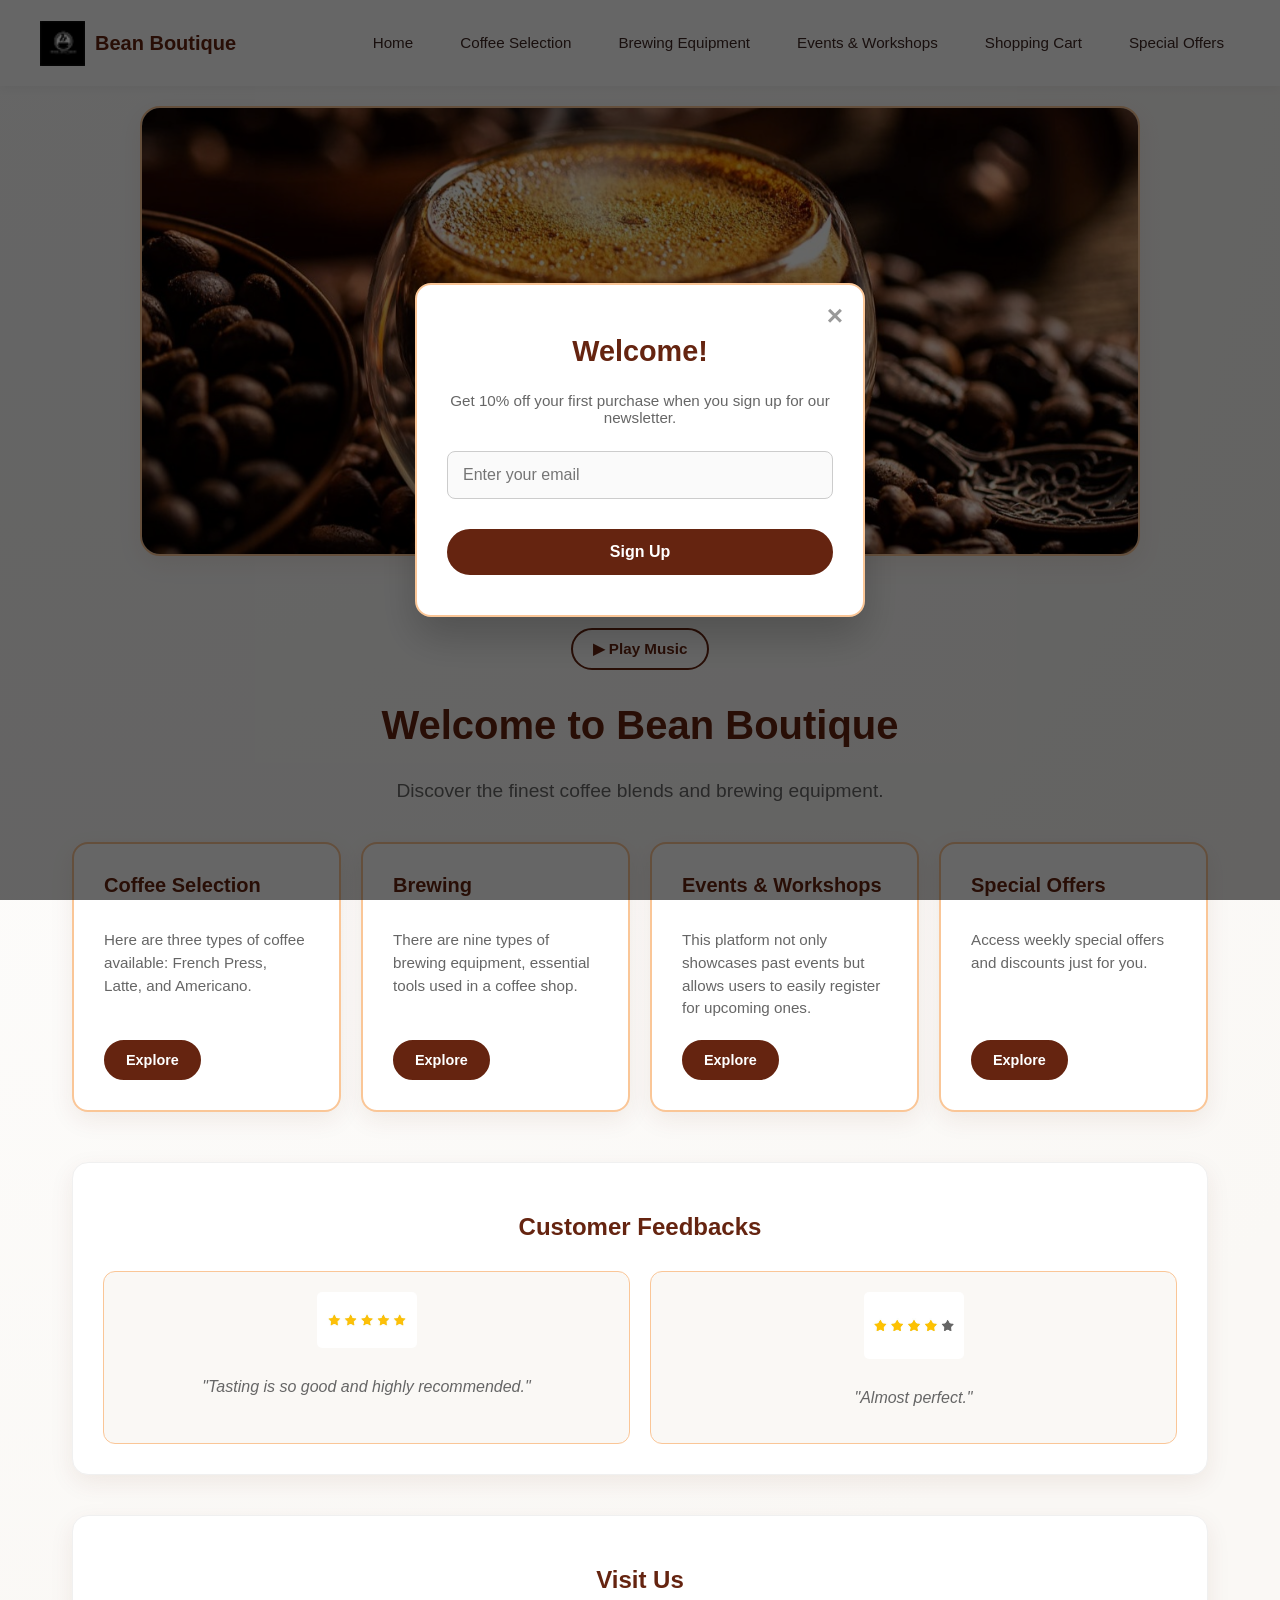
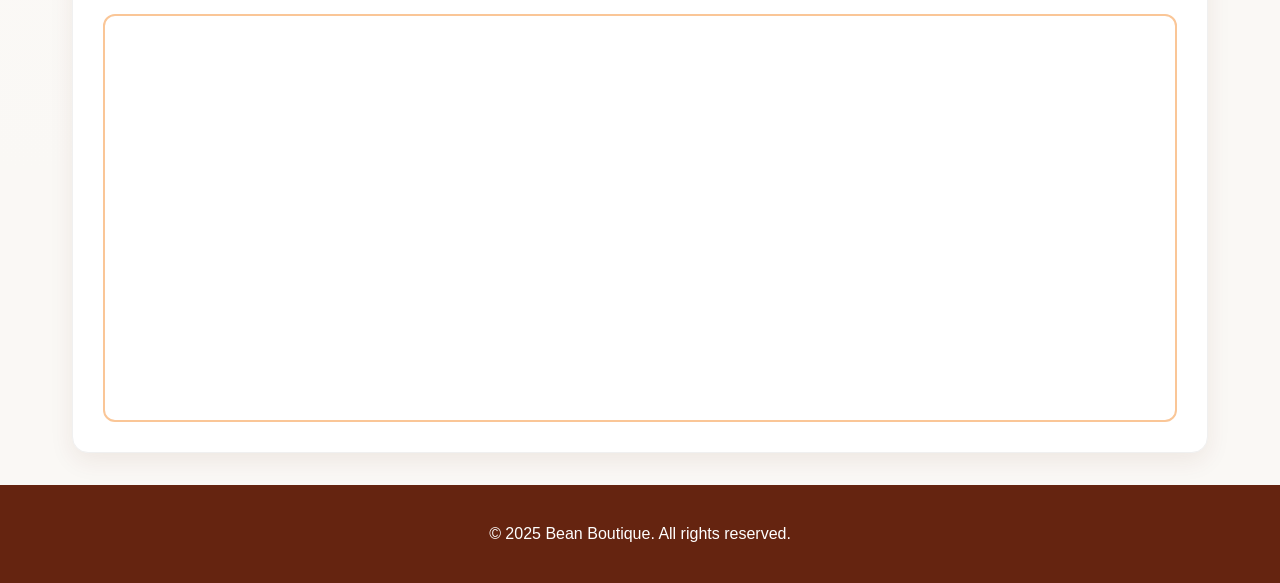
<file: index.html>
<!DOCTYPE html>
<html lang="en">
<head>
  <meta charset="UTF-8">
  <meta name="viewport" content="width=device-width, initial-scale=1.0">
  <title>Bean Boutique - Home</title>
 <link rel="stylesheet" href="styles.css?v=2">
  <link rel="shortcut icon" href="image/Logo/favicon(white).png" type="image/x-icon">
</head>
<body>

  <!-- Animated Cassette Tape -->
  <div id="cassetteTape" class="cassette-tape">
    <div class="tape-body">
      <div class="reel"></div>
      <div class="reel"></div>
    </div>
  </div>

  <!-- Navigation Bar -->
  <nav class="navbar">
    <div class="nav-container">
      <div class="logo-container">
        <img src="image/Logo/favicon(white).png" alt="Logo" class="logo">
        <span class="site-name">Bean Boutique</span>
      </div>
      
      <button class="hamburger" aria-label="Toggle navigation">
        <span></span><span></span><span></span>
      </button>

      <ul class="nav-links">
        <li><a href="index.html">Home</a></li>
        <li>
          <a href="coffeeselection.html">Coffee Selection</a>
          <ul>
            <li><a href="frenchpress.html">French Press</a></li>
            <li><a href="Latte.html">Latte</a></li>
            <li><a href="Americano.html">Americano</a></li>
          </ul>
        </li>
        <li><a href="brewing.html">Brewing Equipment</a></li>
        <li><a href="events.html">Events & Workshops</a></li>
        <li><a href="cart.html">Shopping Cart <span class="cart-count">0</span></a></li>
        <li><a href="offers.html">Special Offers</a></li>
      </ul>
    </div>
  </nav>

  <!-- Header with Slideshow -->
  <header>
    <div class="slideshow">
      <img src="image/coffeephotolandscape/coffeebackground.jpg" alt="Coffee Beans" class="active">
      <img src="image/coffeephotolandscape/coffeebrewingequipment.jpg" alt="Brewing Equipment">
      <img src="image/coffeephotolandscape/peopleenjoyingcoffee.jpg" alt="People Enjoying Coffee">
    </div>
  </header>

  <!-- Main Content -->
  <main>
    <section class="welcome" style="text-align: center; margin-top: 20px;">
      <audio id="myAudio">
        <source src="audio/JazzloopmusicMilkCoffee.mp3" type="audio/mpeg">
      </audio>
      <button id="musicToggle" class="music-btn">▶ Play Music</button>
      
      <h1 style="font-size: 2.5rem;">Welcome to Bean Boutique</h1>
      <p style="font-size: 1.2rem; color: #666;">Discover the finest coffee blends and brewing equipment.</p>
    </section>

    <!-- Feature Cards Grid -->
    <div class="features-grid">
      <div class="feature-card">
        <h2>Coffee Selection</h2>
        <p>Here are three types of coffee available: French Press, Latte, and Americano.</p>
        <a href="coffeeselection.html" class="view-cart">Explore</a>
      </div>
      <div class="feature-card">
        <h2>Brewing</h2>
        <p>There are nine types of brewing equipment, essential tools used in a coffee shop.</p>
        <a href="brewing.html" class="view-cart">Explore</a>
      </div>
      <div class="feature-card">
        <h2>Events & Workshops</h2>
        <p>This platform not only showcases past events but allows users to easily register for upcoming ones.</p>
        <a href="events.html" class="view-cart">Explore</a>
      </div>
      <div class="feature-card">
        <h2>Special Offers</h2>
        <p>Access weekly special offers and discounts just for you.</p>
        <a href="offers.html" class="view-cart">Explore</a>
      </div>
    </div>

    <!-- Customer Feedbacks Widget -->
    <section class="widget" style="margin-top: 50px; background: #fff; padding: 30px; border-radius: 16px; box-shadow: var(--card-shadow); border: 1px solid #f0f0f0;">
      <h2 style="text-align: center; color: var(--primary-color); margin-bottom: 30px;">Customer Feedbacks</h2>
      <div class="cust_container" style="display: grid; grid-template-columns: repeat(auto-fit, minmax(200px, 1fr)); gap: 20px;">
        <div class="gitem" style="background: var(--bg-color); padding: 20px; border-radius: 12px; text-align: center; border: 1px solid var(--secondary-color);">
          <img src="image/rating/5stars.jpg" alt="5stars" style="width: 100px; border-radius: 5px; margin-bottom: 10px;">
          <p style="color: #666; font-style: italic;">"Tasting is so good and highly recommended."</p>
        </div>
        <div class="gitem" style="background: var(--bg-color); padding: 20px; border-radius: 12px; text-align: center; border: 1px solid var(--secondary-color);">
          <img src="image/rating/4stars.jpg" alt="4stars" style="width: 100px; border-radius: 5px; margin-bottom: 10px;">
          <p style="color: #666; font-style: italic;">"Almost perfect."</p>
        </div>
      </div>
    </section>

    <!-- Interactive Map Widget -->
    <section class="widget" style="margin-top: 40px; background: #fff; padding: 30px; border-radius: 16px; box-shadow: var(--card-shadow); border: 1px solid #f0f0f0;">
      <h2 style="text-align: center; color: var(--primary-color); margin-bottom: 20px;">Visit Us</h2>
      <div class="map" style="border-radius: 12px; overflow: hidden; border: 2px solid var(--secondary-color);">
        <iframe src="https://www.google.com/maps/embed?pb=!1m18!1m12!1m3!1d3153.8354345093747!2d144.9537353153166!3d-37.816279742021665!2m3!1f0!2f0!3f0!3m2!1i1024!2i768!4f13.1!3m3!1m2!1s0x6ad642af0f11fd81%3A0xf577d8a32f7f8c8!2sBean%20Boutique!5e0!3m2!1sen!2sus!4v1622549400000!5m2!1sen!2sus" width="100%" height="400" style="border:0;" allowfullscreen="" loading="lazy"></iframe>
      </div>
    </section>
  </main>

  <footer>
    <p>&copy; 2025 Bean Boutique. All rights reserved.</p>
  </footer>

  <!-- Modal Popup for Email Signup -->
  <div id="modal" class="modal">
    <div class="modal-content">
      <span class="close">&times;</span>
      <h2 style="color: var(--primary-color); margin-top: 10px; font-size: 1.8rem;">Welcome!</h2>
      <p style="color: #666; margin-bottom: 25px; font-size: 0.95rem;">Get 10% off your first purchase when you sign up for our newsletter.</p>
      
      <form onsubmit="event.preventDefault(); alert('Subscribed successfully!'); document.getElementById('modal').style.display='none';">
        <input type="email" placeholder="Enter your email" required class="modal-input">
        <button type="submit" class="view-cart" style="width: 100%; border-radius: 30px;">Sign Up</button>
      </form>
    </div>
  </div>

  <script src="scripts.js"></script>
</body>
</html>
</file>
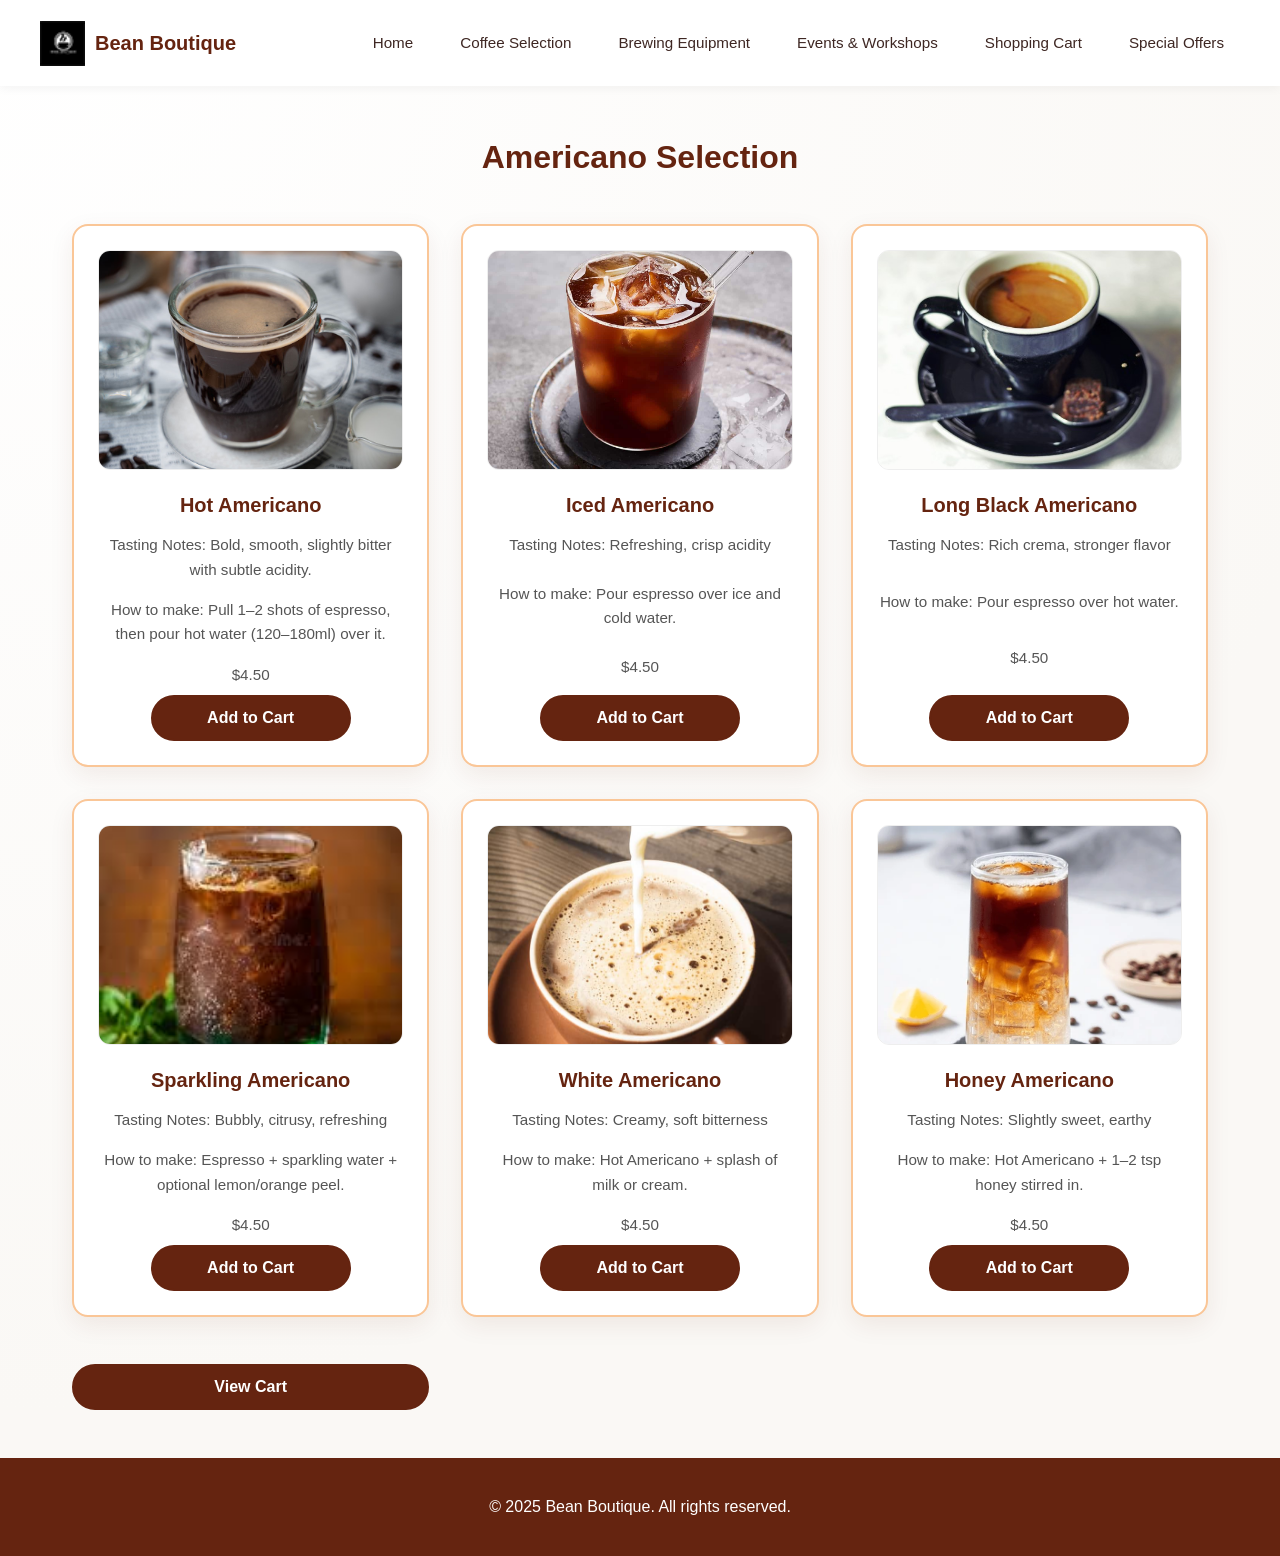
<file: Americano.html>
<!DOCTYPE html>
<html lang="en">
<head>
  <meta charset="UTF-8">
  <meta name="viewport" content="width=device-width, initial-scale=1.0">
  <title>Bean Boutique - Americano</title>
<link rel="stylesheet" href="styles.css?v=2">
  <link rel="shortcut icon" href="image/Logo/favicon(white).png" type="image/x-icon">
</head>
<body>
  <nav class="navbar">
    <div class="nav-container">
      <div class="logo-container">
        <img src="image/Logo/favicon(white).png" alt="Logo" class="logo">
        <span class="site-name">Bean Boutique</span>
      </div>
      <button class="hamburger" aria-label="Toggle navigation">
        <span></span><span></span><span></span>
      </button>
      <ul class="nav-links">
        <li><a href="index.html">Home</a></li>
        <li>
          <a href="coffeeselection.html">Coffee Selection</a>
          <ul>
            <li><a href="frenchpress.html">French Press</a></li>
            <li><a href="Latte.html">Latte</a></li>
            <li><a href="Americano.html">Americano</a></li>
          </ul>
        </li>
        <li><a href="brewing.html">Brewing Equipment</a></li>
        <li><a href="events.html">Events & Workshops</a></li>
        <li><a href="cart.html">Shopping Cart <span class="cart-count">0</span></a></li>
        <li><a href="offers.html">Special Offers</a></li>
      </ul>
    </div>
  </nav>

  <main>
    <h1>Americano Selection</h1>
    <div class="coffee-list">
      <div class="coffee-item">
        <!-- Capital A in the image path -->
        <img src="image/Americano/Hot-Americano.jpg" alt="Hot Americano">
        <h2>Hot Americano</h2>
        <p>Tasting Notes: Bold, smooth, slightly bitter with subtle acidity.</p>
        <p>How to make: Pull 1–2 shots of espresso, then pour hot water (120–180ml) over it.</p>
        <p>$4.50</p>
        <button class="add-to-cart" data-name="Hot Americano" data-price="4.50">Add to Cart</button>
      </div>
      <div class="coffee-item">
        <img src="image/Americano/Iced-Americano.jpg" alt="Iced Americano">
        <h2>Iced Americano</h2>
        <p>Tasting Notes: Refreshing, crisp acidity</p>
        <p>How to make: Pour espresso over ice and cold water.</p>
        <p>$4.50</p>
        <button class="add-to-cart" data-name="Iced Americano" data-price="4.50">Add to Cart</button>
      </div>
      <div class="coffee-item">
        <img src="image/Americano/long-black-americano.jpg" alt="Long Black Americano">
        <h2>Long Black Americano</h2>
        <p>Tasting Notes: Rich crema, stronger flavor</p>
        <p>How to make: Pour espresso over hot water.</p>
        <p>$4.50</p>
        <button class="add-to-cart" data-name="Long Black Americano" data-price="4.50">Add to Cart</button>
      </div>
      <div class="coffee-item">
        <img src="image/Americano/Sparkling-Americano.jpg" alt="Sparkling Americano">
        <h2>Sparkling Americano</h2>
        <p>Tasting Notes: Bubbly, citrusy, refreshing</p>
        <p>How to make: Espresso + sparkling water + optional lemon/orange peel.</p>
        <p>$4.50</p>
        <button class="add-to-cart" data-name="Sparkling Americano" data-price="4.50">Add to Cart</button>
      </div>
      <div class="coffee-item">
        <img src="image/Americano/White-Americano.jpg" alt="White Americano">
        <h2>White Americano</h2>
        <p>Tasting Notes: Creamy, soft bitterness</p>
        <p>How to make: Hot Americano + splash of milk or cream.</p>
        <p>$4.50</p>
        <button class="add-to-cart" data-name="White Americano" data-price="4.50">Add to Cart</button>
      </div>
      <div class="coffee-item">
        <img src="image/Americano/Honey-Americano.webp" alt="Honey Americano">
        <h2>Honey Americano</h2>
        <p>Tasting Notes: Slightly sweet, earthy</p>
        <p>How to make: Hot Americano + 1–2 tsp honey stirred in.</p>
        <p>$4.50</p>
        <button class="add-to-cart" data-name="Honey Americano" data-price="4.50">Add to Cart</button>
      </div>
      <a href="cart.html" class="view-cart">View Cart</a>
    </div>
  </main>

  <footer>
    <p>&copy; 2025 Bean Boutique. All rights reserved.</p>
  </footer>
  <script src="cart.js"></script>
  <script src="scripts.js"></script>
</body>
</html>
</file>
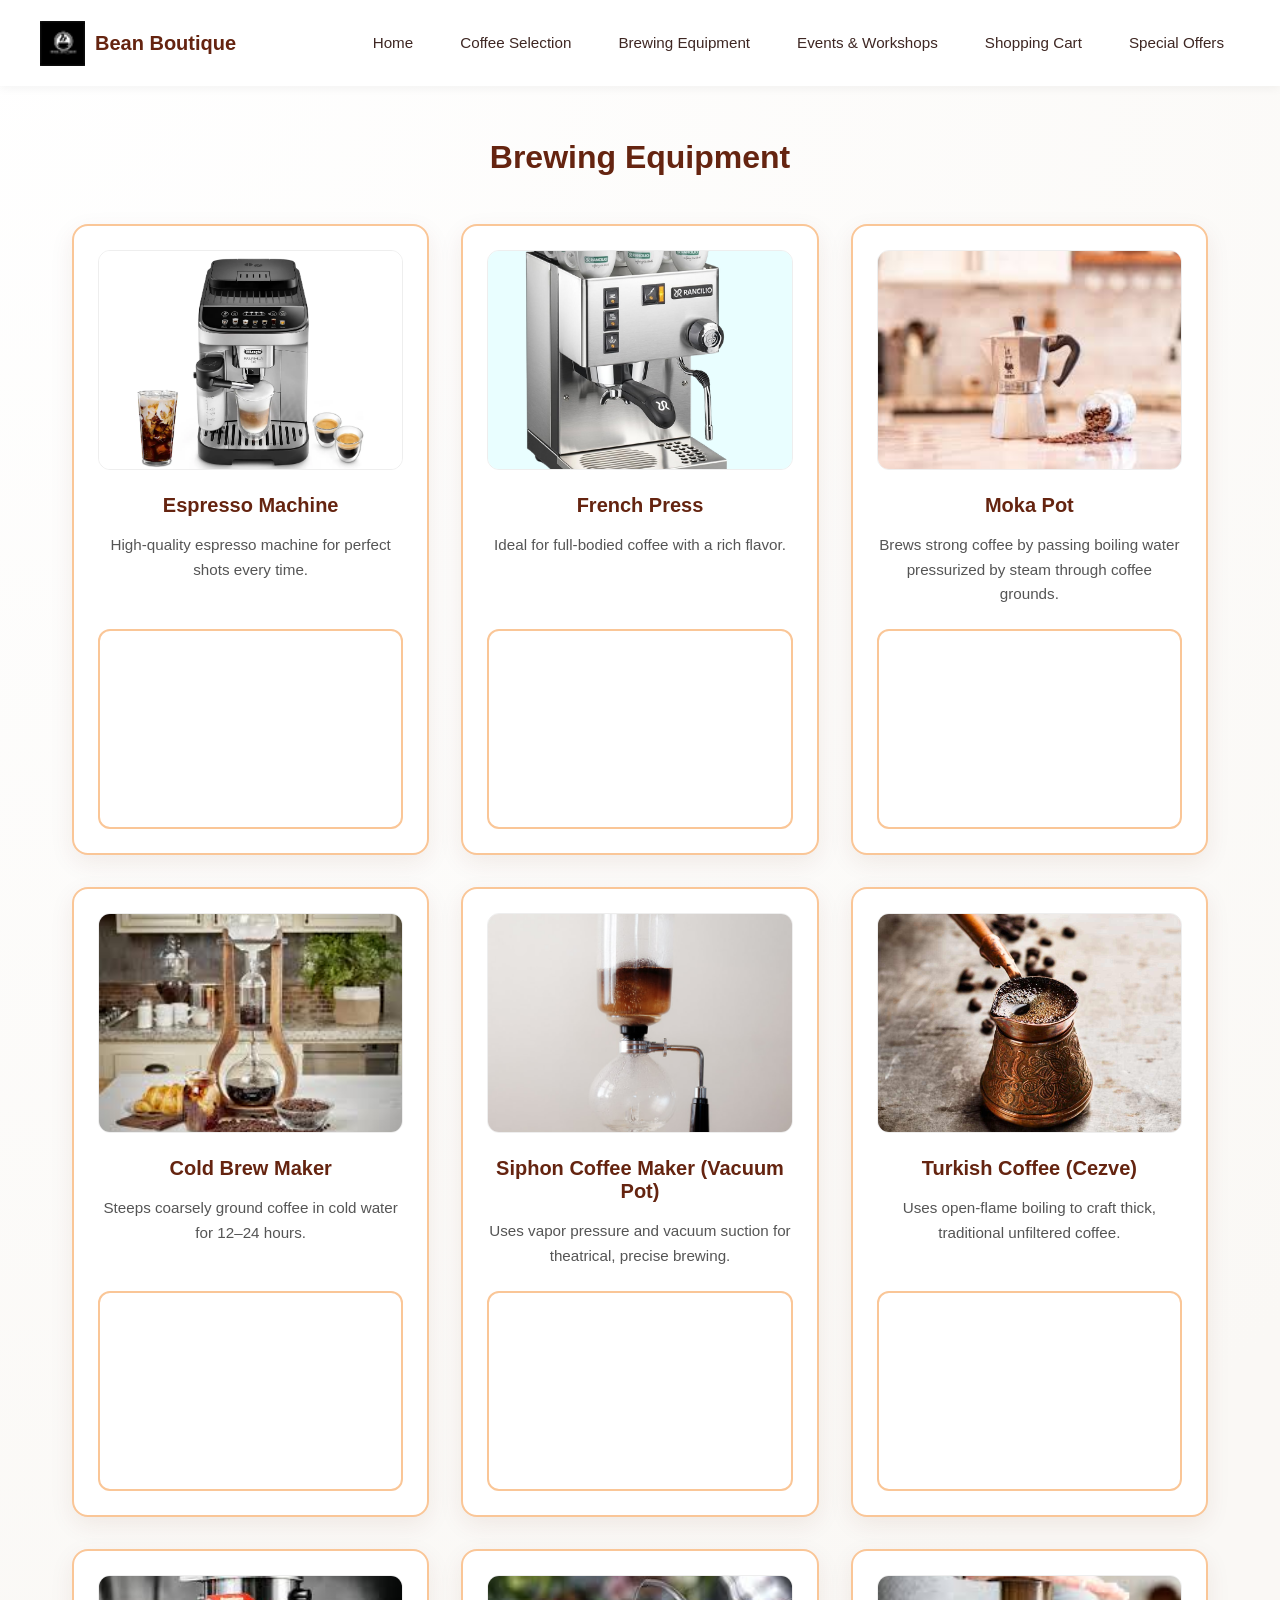
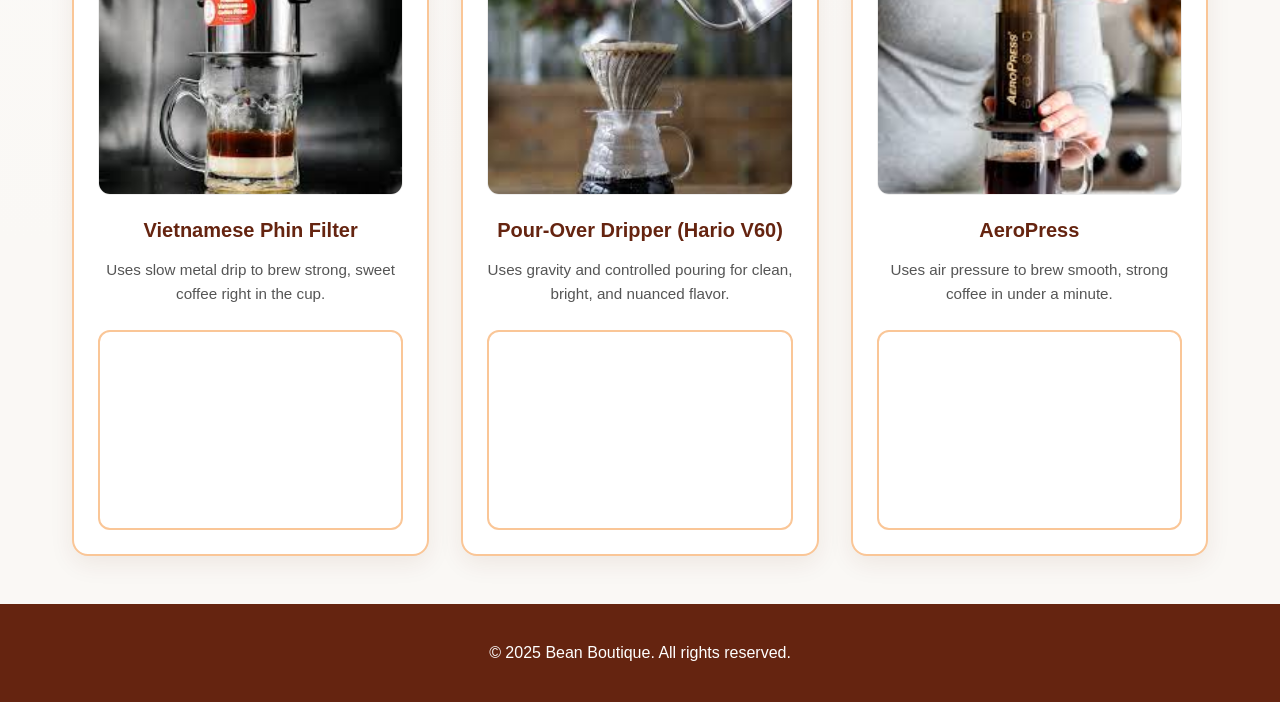
<file: brewing.html>
<!DOCTYPE html>
<html lang="en">
<head>
  <meta charset="UTF-8">
  <meta name="viewport" content="width=device-width, initial-scale=1.0">
  <title>Bean Boutique - Brewing Equipment</title>
  <link rel="stylesheet" href="styles.css?v=2">
  <link rel="shortcut icon" href="image/Logo/favicon(white).png" type="image/x-icon">
</head>
<body>
  <nav class="navbar">
    <div class="nav-container">
      <div class="logo-container">
        <img src="image/Logo/favicon(white).png" alt="Logo" class="logo">
        <span class="site-name">Bean Boutique</span>
      </div>
      <button class="hamburger" aria-label="Toggle navigation">
        <span></span><span></span><span></span>
      </button>
      <ul class="nav-links">
        <li><a href="index.html">Home</a></li>
        <li>
          <a href="coffeeselection.html">Coffee Selection</a>
          <ul>
            <li><a href="frenchpress.html">☕ French Press</a></li>
            <li><a href="Latte.html">☕ Latte</a></li>
            <li><a href="Americano.html">☕ Americano</a></li>
          </ul>
        </li>
        <li><a href="brewing.html">Brewing Equipment</a></li>
        <li><a href="events.html">Events & Workshops</a></li>
        <li><a href="cart.html">Shopping Cart <span class="cart-count">0</span></a></li>
        <li><a href="offers.html">Special Offers</a></li>
      </ul>
    </div>
  </nav>

  <main>
    <h1>Brewing Equipment</h1>
    <div class="equipment-list">
      <div class="equipment-item">
        <img src="image/coffee-machine/expresso-coffee-machine-2.jpg" alt="Espresso Machine">
        <h2>Espresso Machine</h2>
        <p>High-quality espresso machine for perfect shots every time.</p>
        <iframe src="https://www.youtube.com/embed/idwxgYohK90?si=yBScLMBWOwJBV4rV" title="Espresso Machine" allowfullscreen></iframe>
      </div>
      <div class="equipment-item">
        <img src="image/coffee-machine/Flat-White-Coffee-Machines.png" alt="French Press">
        <h2>French Press</h2>
        <p>Ideal for full-bodied coffee with a rich flavor.</p>
        <iframe src="https://www.youtube.com/embed/0wG4uQK5xKQ?si=mPGSiSjjlHZ0UiIZ" title="French Press" allowfullscreen></iframe>
      </div>
      <div class="equipment-item">
        <img src="image/coffee-machine/mocha-pot-coffee-machine.png" alt="Moka Pot">
        <h2>Moka Pot</h2>
        <p>Brews strong coffee by passing boiling water pressurized by steam through coffee grounds.</p>
        <iframe src="https://www.youtube.com/embed/d9NTSV1RMvs?si=8CExNOBcmNZNgJr" title="Moka Pot" allowfullscreen></iframe>
      </div>
      <div class="equipment-item">
        <img src="image/coffee-machine/cold-brew-maker-1.png" alt="Cold Brew Maker">
        <h2>Cold Brew Maker</h2>
        <p>Steeps coarsely ground coffee in cold water for 12–24 hours.</p>
        <iframe src="https://www.youtube.com/embed/An6LvWQuj_8?si=1-RdEFoyj1CrzqrF" title="Cold Brew Maker" allowfullscreen></iframe>
      </div>
      <div class="equipment-item">
        <img src="image/coffee-machine/Siphon-Coffee-Maker.png" alt="Siphon Coffee Maker">
        <h2>Siphon Coffee Maker (Vacuum Pot)</h2>
        <p>Uses vapor pressure and vacuum suction for theatrical, precise brewing.</p>
        <iframe src="https://www.youtube.com/embed/c2LjmkknaVA?si=xik6NVCLy24X8liK" title="Siphon Coffee Maker" allowfullscreen></iframe>
      </div>
      <div class="equipment-item">
        <img src="image/coffee-machine/Turkish-Coffee-(Cezve).jpg" alt="Turkish Coffee (Cezve)">
        <h2>Turkish Coffee (Cezve)</h2>
        <p>Uses open-flame boiling to craft thick, traditional unfiltered coffee.</p>
        <iframe src="https://www.youtube.com/embed/2rbpghXKPv0?si=By2_vClufx_j3jBu" title="Turkish Coffee" allowfullscreen></iframe>
      </div>
      <div class="equipment-item">
        <img src="image/coffee-machine/Vietnamese-Phin-Filter.jpg" alt="Vietnamese Phin Filter">
        <h2>Vietnamese Phin Filter</h2>
        <p>Uses slow metal drip to brew strong, sweet coffee right in the cup.</p>
        <iframe src="https://www.youtube.com/embed/aUKgm-MMnI0?si=odsDSetzr6WgN4a3" title="Vietnamese Phin Filter" allowfullscreen></iframe>
      </div>
      <div class="equipment-item">
        <img src="image/coffee-machine/Pour‑Over-Dripper(Hario-V60).jpg" alt="Pour‑Over Dripper(Hario V60)">
        <h2>Pour‑Over Dripper (Hario V60)</h2>
        <p>Uses gravity and controlled pouring for clean, bright, and nuanced flavor.</p>
        <iframe src="https://www.youtube.com/embed/sM3cB0i6ZZU?si=lkZ6up1DrehvXtEx" title="Pour Over Dripper" allowfullscreen></iframe>
      </div>
      <div class="equipment-item">
        <img src="image/coffee-machine/AeroPress.jpg" alt="AeroPress">
        <h2>AeroPress</h2>
        <p>Uses air pressure to brew smooth, strong coffee in under a minute.</p>
        <iframe src="https://www.youtube.com/embed/tRIX9G7D_9Q?si=XLS_txEqAfDyWq9Q" title="AeroPress" allowfullscreen></iframe>
      </div>
    </div>
  </main>

  <footer>
    <p>&copy; 2025 Bean Boutique. All rights reserved.</p>
  </footer>
  <div class="gradient-circle-background"></div>
  <script src="scripts.js"></script>
</body>
</html>
</file>
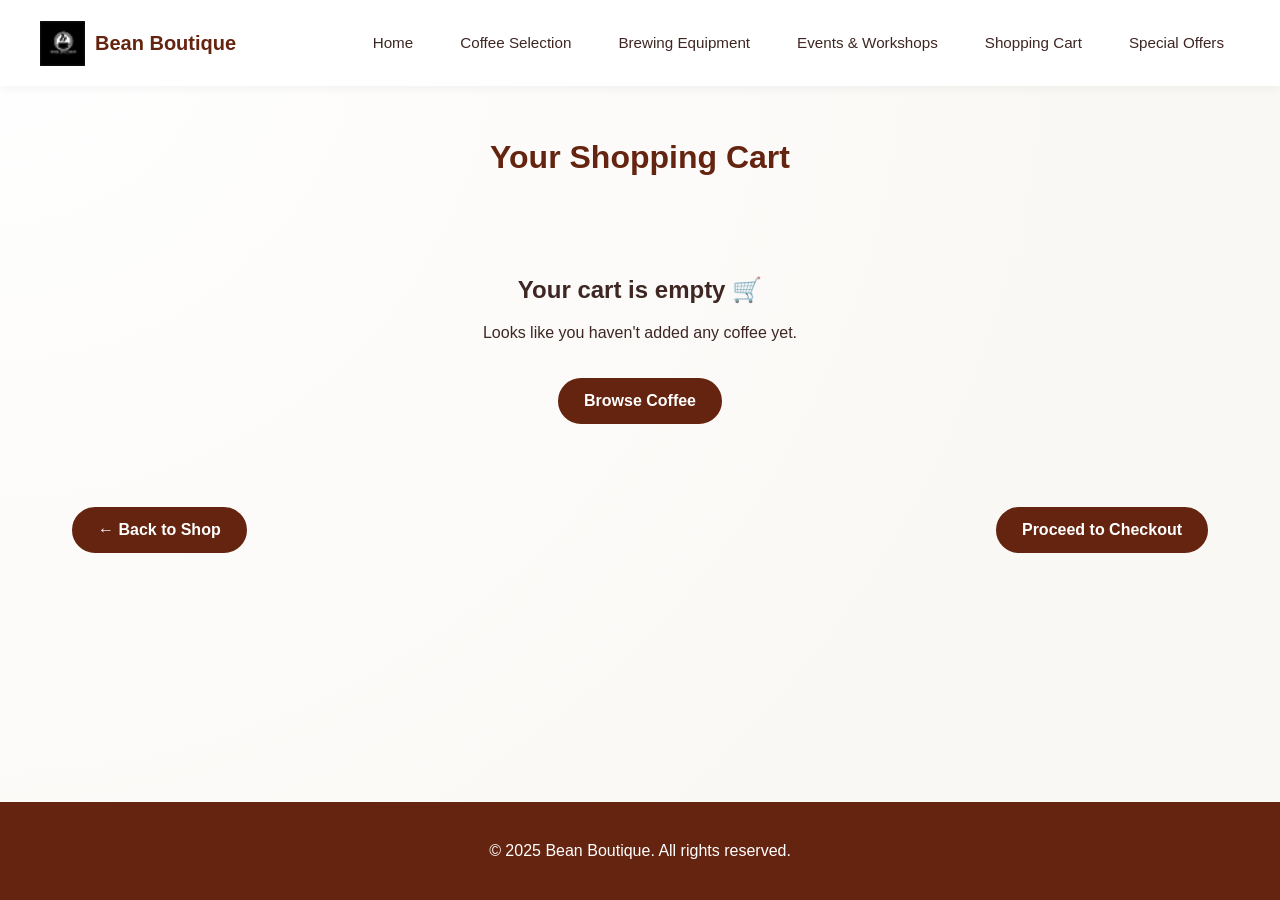
<file: cart.html>
<!DOCTYPE html>
<html lang="en">
<head>
  <meta charset="UTF-8">
  <meta name="viewport" content="width=device-width, initial-scale=1.0">
  <title>Bean Boutique - Shopping Cart</title>
  <link rel="stylesheet" href="styles.css?v=2">
  <link rel="shortcut icon" href="image/Logo/favicon(white).png" type="image/x-icon">
</head>
<body>
  <nav class="navbar">
    <div class="nav-container">
      <div class="logo-container">
        <img src="image/Logo/favicon(white).png" alt="Logo" class="logo">
        <span class="site-name">Bean Boutique</span>
      </div>
      <button class="hamburger" aria-label="Toggle navigation">
        <span></span><span></span><span></span>
      </button>
      <ul class="nav-links">
        <li><a href="index.html">Home</a></li>
        <li>
          <a href="coffeeselection.html">Coffee Selection</a>
          <ul>
            <li><a href="frenchpress.html">☕ French Press</a></li>
            <li><a href="Latte.html">☕ Latte</a></li>
            <li><a href="Americano.html">☕ Americano</a></li>
          </ul>
        </li>
        <li><a href="brewing.html">Brewing Equipment</a></li>
        <li><a href="events.html">Events & Workshops</a></li>
        <li><a href="cart.html">Shopping Cart <span class="cart-count">0</span></a></li>
        <li><a href="offers.html">Special Offers</a></li>
      </ul>
    </div>
  </nav>

  <main>
    <h1>Your Shopping Cart</h1>

    <div id="emptyCartState" style="display: none; text-align: center; padding: 3rem 0;">
      <h2>Your cart is empty 🛒</h2>
      <p>Looks like you haven't added any coffee yet.</p>
      <a href="coffeeselection.html" class="view-cart" style="margin-top: 20px;">Browse Coffee</a>
    </div>

    <table id="cartTable">
      <thead>
        <tr>
          <th>Item</th>
          <th>Price ($)</th>
          <th>Quantity</th>
          <th>Total ($)</th>
          <th>Action</th>
        </tr>
      </thead>
      <tbody>
        <!-- Cart items inserted by cart.js -->
      </tbody>
    </table>

    <h2 id="grandTotal" style="text-align: right; margin-top: 20px;">Total: $0.00</h2>

    <div class="cart-buttons">
      <a href="coffeeselection.html" class="back-button">← Back to Shop</a>
      <button id="checkoutButton" class="checkout-button" onclick="alert('Proceeding to checkout... Thank you for your order!'); localStorage.removeItem('cart'); location.reload();">Proceed to Checkout</button>
    </div>
  </main>

  <footer>
    <p>&copy; 2025 Bean Boutique. All rights reserved.</p>
  </footer>
  <div class="gradient-circle-background"></div>
  <script src="cart.js"></script>
  <script src="scripts.js"></script>
</body>
</html>
</file>
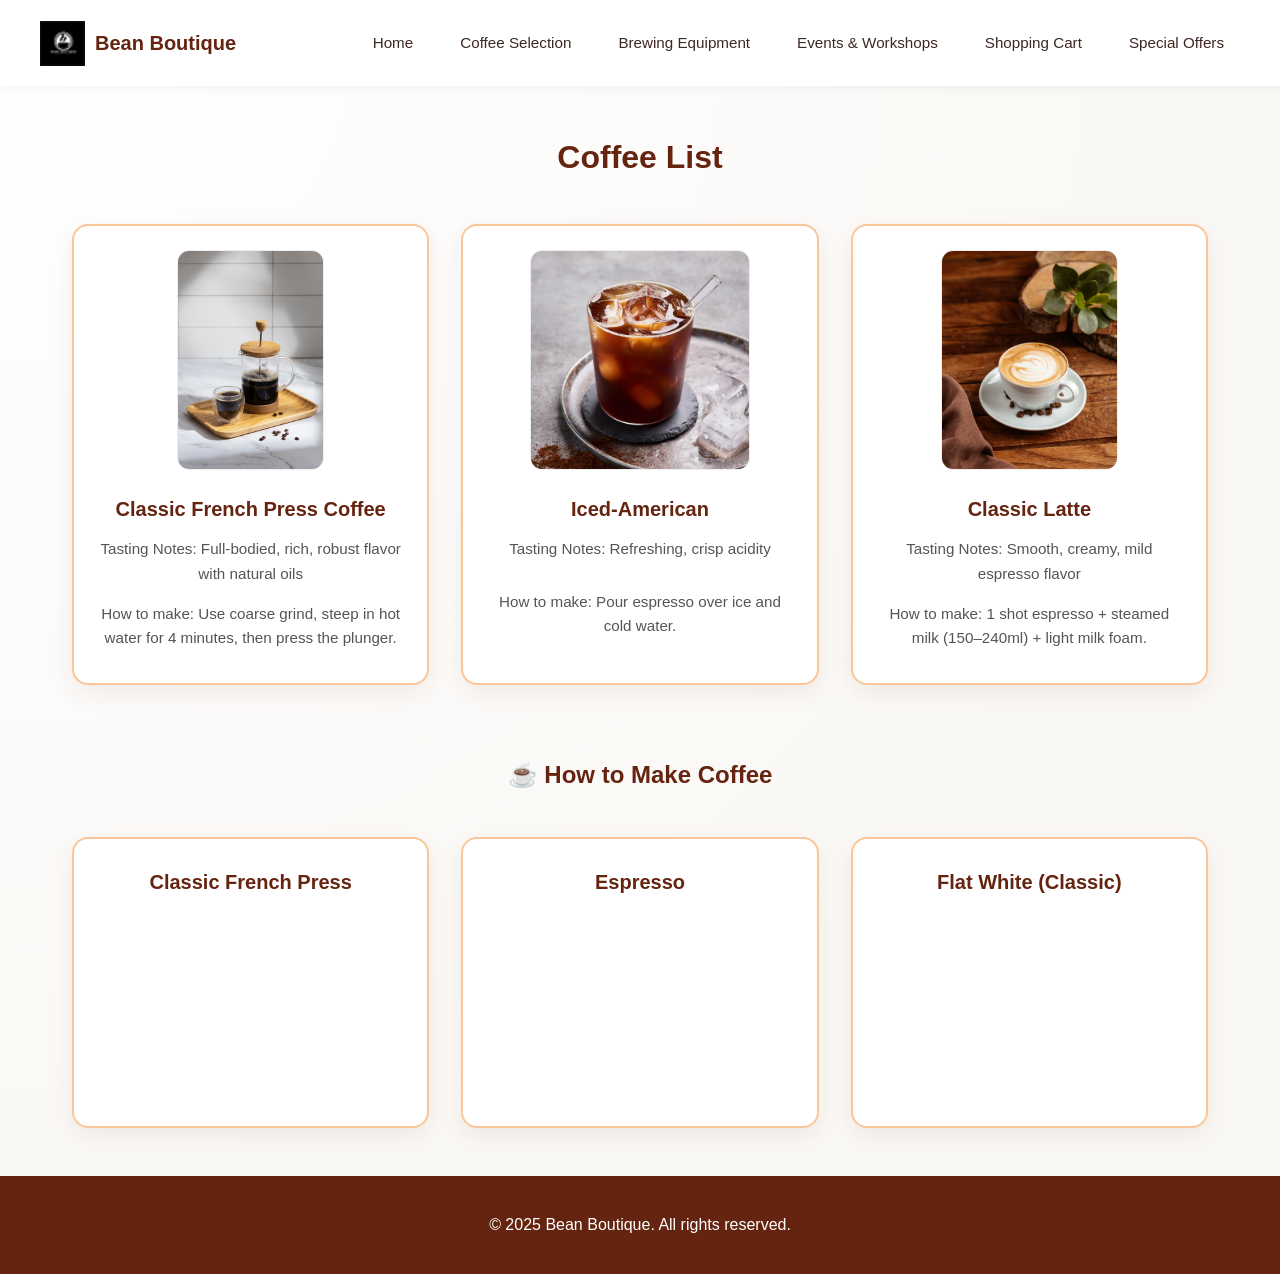
<file: coffeeselection.html>
<!DOCTYPE html>
<html lang="en">
<head>
  <meta charset="UTF-8">
  <meta name="viewport" content="width=device-width, initial-scale=1.0">
  <title>Bean Boutique - Coffee Selection</title>
<link rel="stylesheet" href="styles.css?v=2">
  <link rel="shortcut icon" href="image/Logo/favicon(white).png" type="image/x-icon">
</head>
<body>
  <nav class="navbar">
    <div class="nav-container">
      <div class="logo-container">
        <img src="image/Logo/favicon(white).png" alt="Logo" class="logo">
        <span class="site-name">Bean Boutique</span>
      </div>
      <button class="hamburger" aria-label="Toggle navigation">
        <span></span><span></span><span></span>
      </button>
      <ul class="nav-links">
        <li><a href="index.html">Home</a></li>
        <li>
          <a href="coffeeselection.html">Coffee Selection</a>
          <ul>
            <li><a href="frenchpress.html">French Press</a></li>
            <li><a href="Latte.html">Latte</a></li>
            <li><a href="Americano.html">Americano</a></li>
          </ul>
        </li>
        <li><a href="brewing.html">Brewing Equipment</a></li>
        <li><a href="events.html">Events & Workshops</a></li>
        <li><a href="cart.html">Shopping Cart <span class="cart-count">0</span></a></li>
        <li><a href="offers.html">Special Offers</a></li>
      </ul>
    </div>
  </nav>

  <main>
    <h1>Coffee List</h1>
    <div class="coffee-list">
      <div class="coffee-item">
        <a href="frenchpress.html"><img src="image/French-press/Classic-french-press-coffee.jpg" alt="Classic French Press Coffee"></a>
        <h2>Classic French Press Coffee</h2>
        <p>Tasting Notes: Full-bodied, rich, robust flavor with natural oils</p>
        <p>How to make: Use coarse grind, steep in hot water for 4 minutes, then press the plunger.</p>
      </div>
      <div class="coffee-item">
        <!-- Notice the capital A in Americano -->
        <a href="Americano.html"><img src="image/Americano/Iced-Americano.jpg" alt="Iced-Americano"></a>
        <h2>Iced-American</h2>
        <p>Tasting Notes: Refreshing, crisp acidity</p>
        <p>How to make: Pour espresso over ice and cold water.</p>
      </div>
      <div class="coffee-item">
        <!-- Notice the capital L in Latte -->
        <a href="Latte.html"><img src="image/Latte/ClassicLatte.jpg" alt="Classic Latte"></a>
        <h2>Classic Latte</h2>
        <p>Tasting Notes: Smooth, creamy, mild espresso flavor</p>
        <p>How to make: 1 shot espresso + steamed milk (150–240ml) + light milk foam.</p>
      </div>
    </div>

    <section class="how-to-section" style="margin-top: 60px;">
      <h1 class="how-heading" style="text-align: center; color: var(--primary-color);">☕ How to Make Coffee</h1>
      <div class="coffee-list">
        <div class="coffee-item">
          <h2>Classic French Press</h2>
          <iframe src="https://www.youtube.com/embed/-uetGxQEvbQ" style="border: none; width: 100%; height: 200px; border-radius: 10px;" allowfullscreen></iframe>
        </div>
        <div class="coffee-item">
          <h2>Espresso</h2>
          <iframe src="https://www.youtube.com/embed/A-7rKUlb5PU" style="border: none; width: 100%; height: 200px; border-radius: 10px;" allowfullscreen></iframe>
        </div>
        <div class="coffee-item">
          <h2>Flat White (Classic)</h2>
          <iframe src="https://www.youtube.com/embed/-50tS3d2Yao" style="border: none; width: 100%; height: 200px; border-radius: 10px;" allowfullscreen></iframe>
        </div>
      </div>
    </section>
  </main>

  <footer>
    <p>&copy; 2025 Bean Boutique. All rights reserved.</p>
  </footer>
  <script src="scripts.js"></script>
</body>
</html>
</file>
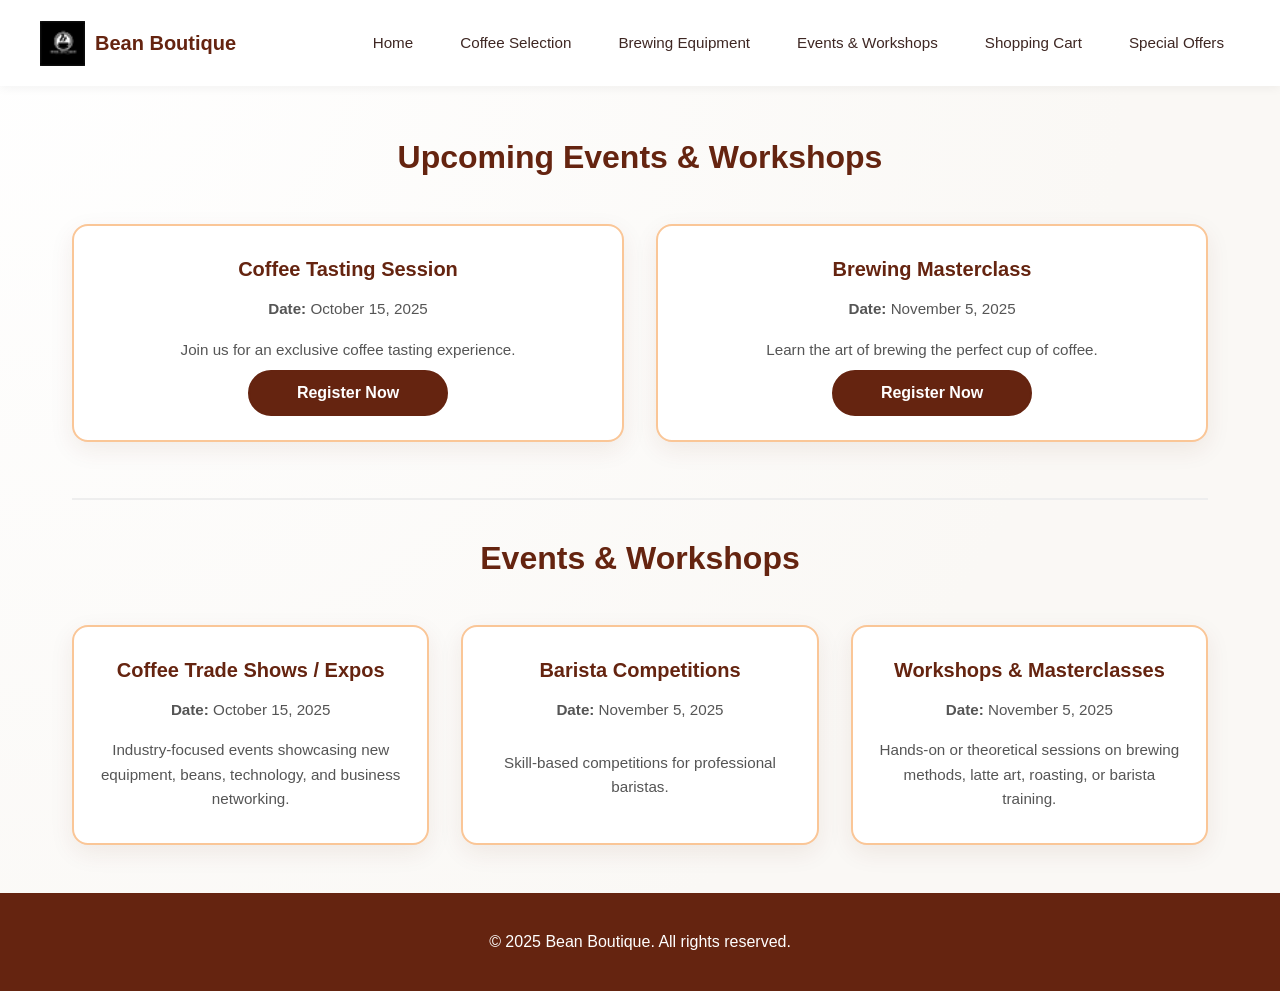
<file: events.html>
<!doctype html>
<html lang="en">
  <head>
    <meta charset="UTF-8" />
    <meta name="viewport" content="width=device-width, initial-scale=1.0" />
    <title>Bean Boutique - Events & Workshops</title>
    <link rel="stylesheet" href="styles.css?v=2">
    <link
      rel="shortcut icon"
      href="image/Logo/favicon(white).png"
      type="image/x-icon"
    />
  </head>
  <body>
    <nav class="navbar">
      <div class="nav-container">
        <div class="logo-container">
          <img src="image/Logo/favicon(white).png" alt="Logo" class="logo" />
          <span class="site-name">Bean Boutique</span>
        </div>
        <button class="hamburger" aria-label="Toggle navigation">
          <span></span><span></span><span></span>
        </button>
        <ul class="nav-links">
          <li><a href="index.html">Home</a></li>
          <li>
            <a href="coffeeselection.html">Coffee Selection</a>
            <ul>
              <li><a href="frenchpress.html">☕ French Press</a></li>
              <li><a href="Latte.html">☕ Latte</a></li>
              <li><a href="Americano.html">☕ Americano</a></li>
            </ul>
          </li>
          <li><a href="brewing.html">Brewing Equipment</a></li>
          <li><a href="events.html">Events & Workshops</a></li>
          <li>
            <a href="cart.html"
              >Shopping Cart <span class="cart-count">0</span></a
            >
          </li>
          <li><a href="offers.html">Special Offers</a></li>
        </ul>
      </div>
    </nav>

    <main>
      <h1>Upcoming Events & Workshops</h1>
      <div class="event-list">
        <div class="event-item">
          <h2>Coffee Tasting Session</h2>
          <p><strong>Date:</strong> October 15, 2025</p>
          <p>Join us for an exclusive coffee tasting experience.</p>
          <a href="registration.html" class="register-button">Register Now</a>
        </div>
        <div class="event-item">
          <h2>Brewing Masterclass</h2>
          <p><strong>Date:</strong> November 5, 2025</p>
          <p>Learn the art of brewing the perfect cup of coffee.</p>
          <a href="registration.html" class="register-button">Register Now</a>
        </div>
      </div>

      <hr style="margin: 40px 0; border: 1px solid #eee" />

      <h1>Events & Workshops</h1>
      <div class="event-list">
        <div class="event-item">
          <h2>Coffee Trade Shows / Expos</h2>
          <p><strong>Date:</strong> October 15, 2025</p>
          <p>
            Industry-focused events showcasing new equipment, beans, technology,
            and business networking.
          </p>
        </div>
        <div class="event-item">
          <h2>Barista Competitions</h2>
          <p><strong>Date:</strong> November 5, 2025</p>
          <p>Skill-based competitions for professional baristas.</p>
        </div>
        <div class="event-item">
          <h2>Workshops & Masterclasses</h2>
          <p><strong>Date:</strong> November 5, 2025</p>
          <p>
            Hands-on or theoretical sessions on brewing methods, latte art,
            roasting, or barista training.
          </p>
        </div>
      </div>
    </main>

    <footer>
      <p>&copy; 2025 Bean Boutique. All rights reserved.</p>
    </footer>
    <div class="gradient-circle-background"></div>
    <script src="scripts.js"></script>
  </body>
</html>
</file>
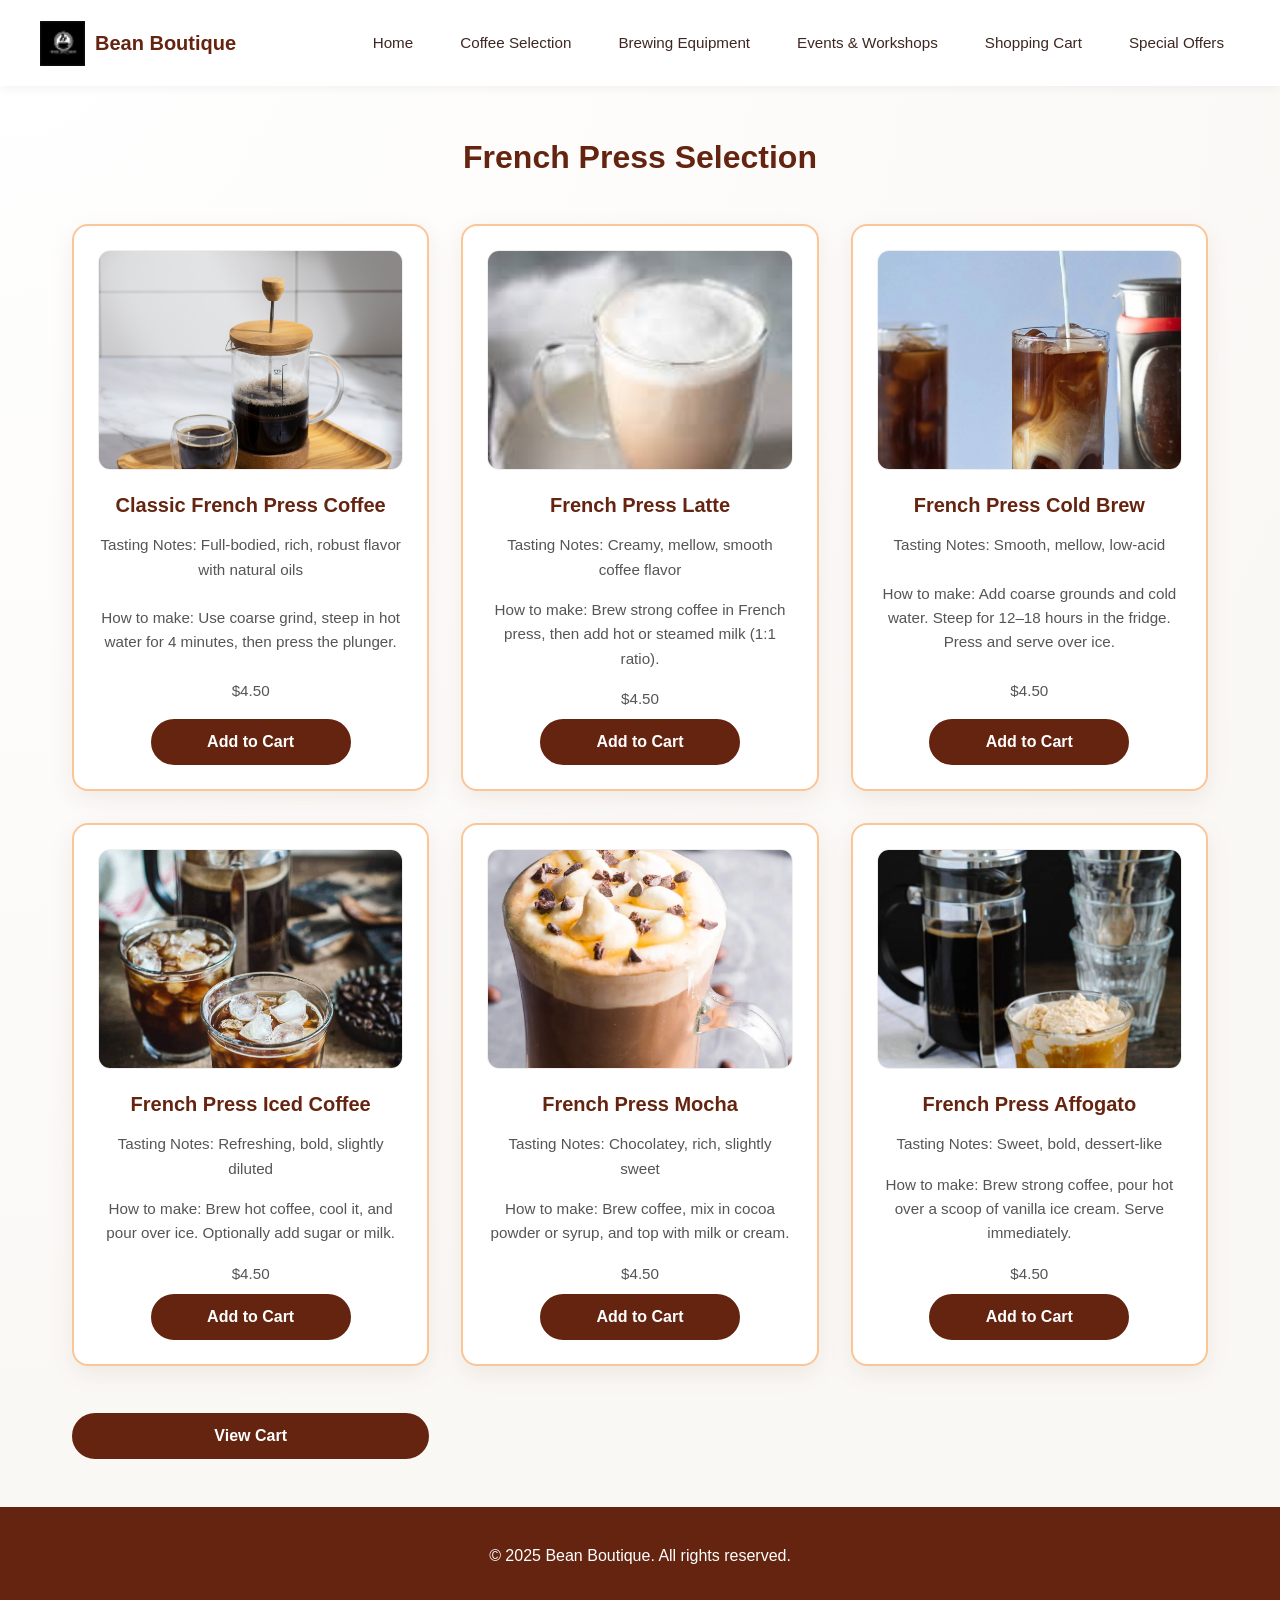
<file: frenchpress.html>
<!doctype html>
<html lang="en">
  <head>
    <meta charset="UTF-8" />
    <meta name="viewport" content="width=device-width, initial-scale=1.0" />
    <title>Bean Boutique - French Press</title>
    <link rel="stylesheet" href="styles.css?v=2">
    <link
      rel="shortcut icon"
      href="image/Logo/favicon(white).png"
      type="image/x-icon"
    />
  </head>
  <body>
    <nav class="navbar">
      <div class="nav-container">
        <div class="logo-container">
          <img src="image/Logo/favicon(white).png" alt="Logo" class="logo" />
          <span class="site-name">Bean Boutique</span>
        </div>
        <button class="hamburger" aria-label="Toggle navigation">
          <span></span><span></span><span></span>
        </button>
        <ul class="nav-links">
          <li><a href="index.html">Home</a></li>
          <li>
            <a href="coffeeselection.html">Coffee Selection</a>
            <ul>
              <li><a href="frenchpress.html">☕ French Press</a></li>
              <li><a href="Latte.html">☕ Latte</a></li>
              <li><a href="Americano.html">☕ Americano</a></li>
            </ul>
          </li>
          <li><a href="brewing.html">Brewing Equipment</a></li>
          <li><a href="events.html">Events & Workshops</a></li>
          <li>
            <a href="cart.html"
              >Shopping Cart <span class="cart-count">0</span></a
            >
          </li>
          <li><a href="offers.html">Special Offers</a></li>
        </ul>
      </div>
    </nav>

    <main>
      <h1>French Press Selection</h1>
      <div class="coffee-list">
        <div class="coffee-item">
          <img
            src="image/French-press/Classic-french-press-coffee.jpg"
            alt="Classic French Press Coffee"
          />
          <h2>Classic French Press Coffee</h2>
          <p>
            Tasting Notes: Full-bodied, rich, robust flavor with natural oils
          </p>
          <p>
            How to make: Use coarse grind, steep in hot water for 4 minutes,
            then press the plunger.
          </p>
          <p>$4.50</p>
          <button
            class="add-to-cart"
            data-name="Classic French Press Coffee"
            data-price="4.50"
          >
            Add to Cart
          </button>
        </div>
        <div class="coffee-item">
          <img
            src="image/French-press/French-press-latte.jpg"
            alt="French Press latte"
          />
          <h2>French Press Latte</h2>
          <p>Tasting Notes: Creamy, mellow, smooth coffee flavor</p>
          <p>
            How to make: Brew strong coffee in French press, then add hot or
            steamed milk (1:1 ratio).
          </p>
          <p>$4.50</p>
          <button
            class="add-to-cart"
            data-name="French Press Latte"
            data-price="4.50"
          >
            Add to Cart
          </button>
        </div>
        <div class="coffee-item">
          <img
            src="image/French-press/french-press-cold-brew.webp"
            alt="French Press Cold Brew"
          />
          <h2>French Press Cold Brew</h2>
          <p>Tasting Notes: Smooth, mellow, low-acid</p>
          <p>
            How to make: Add coarse grounds and cold water. Steep for 12–18
            hours in the fridge. Press and serve over ice.
          </p>
          <p>$4.50</p>
          <button
            class="add-to-cart"
            data-name="French Press Cold Brew"
            data-price="4.50"
          >
            Add to Cart
          </button>
        </div>
        <div class="coffee-item">
          <img
            src="image/French-press/french-press-iced-coffee.jpg"
            alt="French Press Iced Coffee"
          />
          <h2>French Press Iced Coffee</h2>
          <p>Tasting Notes: Refreshing, bold, slightly diluted</p>
          <p>
            How to make: Brew hot coffee, cool it, and pour over ice. Optionally
            add sugar or milk.
          </p>
          <p>$4.50</p>
          <button
            class="add-to-cart"
            data-name="French Press Iced Coffee"
            data-price="4.50"
          >
            Add to Cart
          </button>
        </div>
        <div class="coffee-item">
          <img
            src="image/French-press/French-Press-Mocha.webp"
            alt="French Press Mocha"
          />
          <h2>French Press Mocha</h2>
          <p>Tasting Notes: Chocolatey, rich, slightly sweet</p>
          <p>
            How to make: Brew coffee, mix in cocoa powder or syrup, and top with
            milk or cream.
          </p>
          <p>$4.50</p>
          <button
            class="add-to-cart"
            data-name="French Press Mocha"
            data-price="4.50"
          >
            Add to Cart
          </button>
        </div>
        <div class="coffee-item">
          <img
            src="image/French-press/French-Press-Affogato.jpg"
            alt="French Press Affogato"
          />
          <h2>French Press Affogato</h2>
          <p>Tasting Notes: Sweet, bold, dessert-like</p>
          <p>
            How to make: Brew strong coffee, pour hot over a scoop of vanilla
            ice cream. Serve immediately.
          </p>
          <p>$4.50</p>
          <button
            class="add-to-cart"
            data-name="French Press Affogato"
            data-price="4.50"
          >
            Add to Cart
          </button>
        </div>
        <a href="cart.html" class="view-cart">View Cart</a>
      </div>
    </main>

    <footer>
      <p>&copy; 2025 Bean Boutique. All rights reserved.</p>
    </footer>
    <div class="gradient-circle-background"></div>
    <script src="cart.js"></script>
    <script src="scripts.js"></script>
  </body>
</html>
</file>
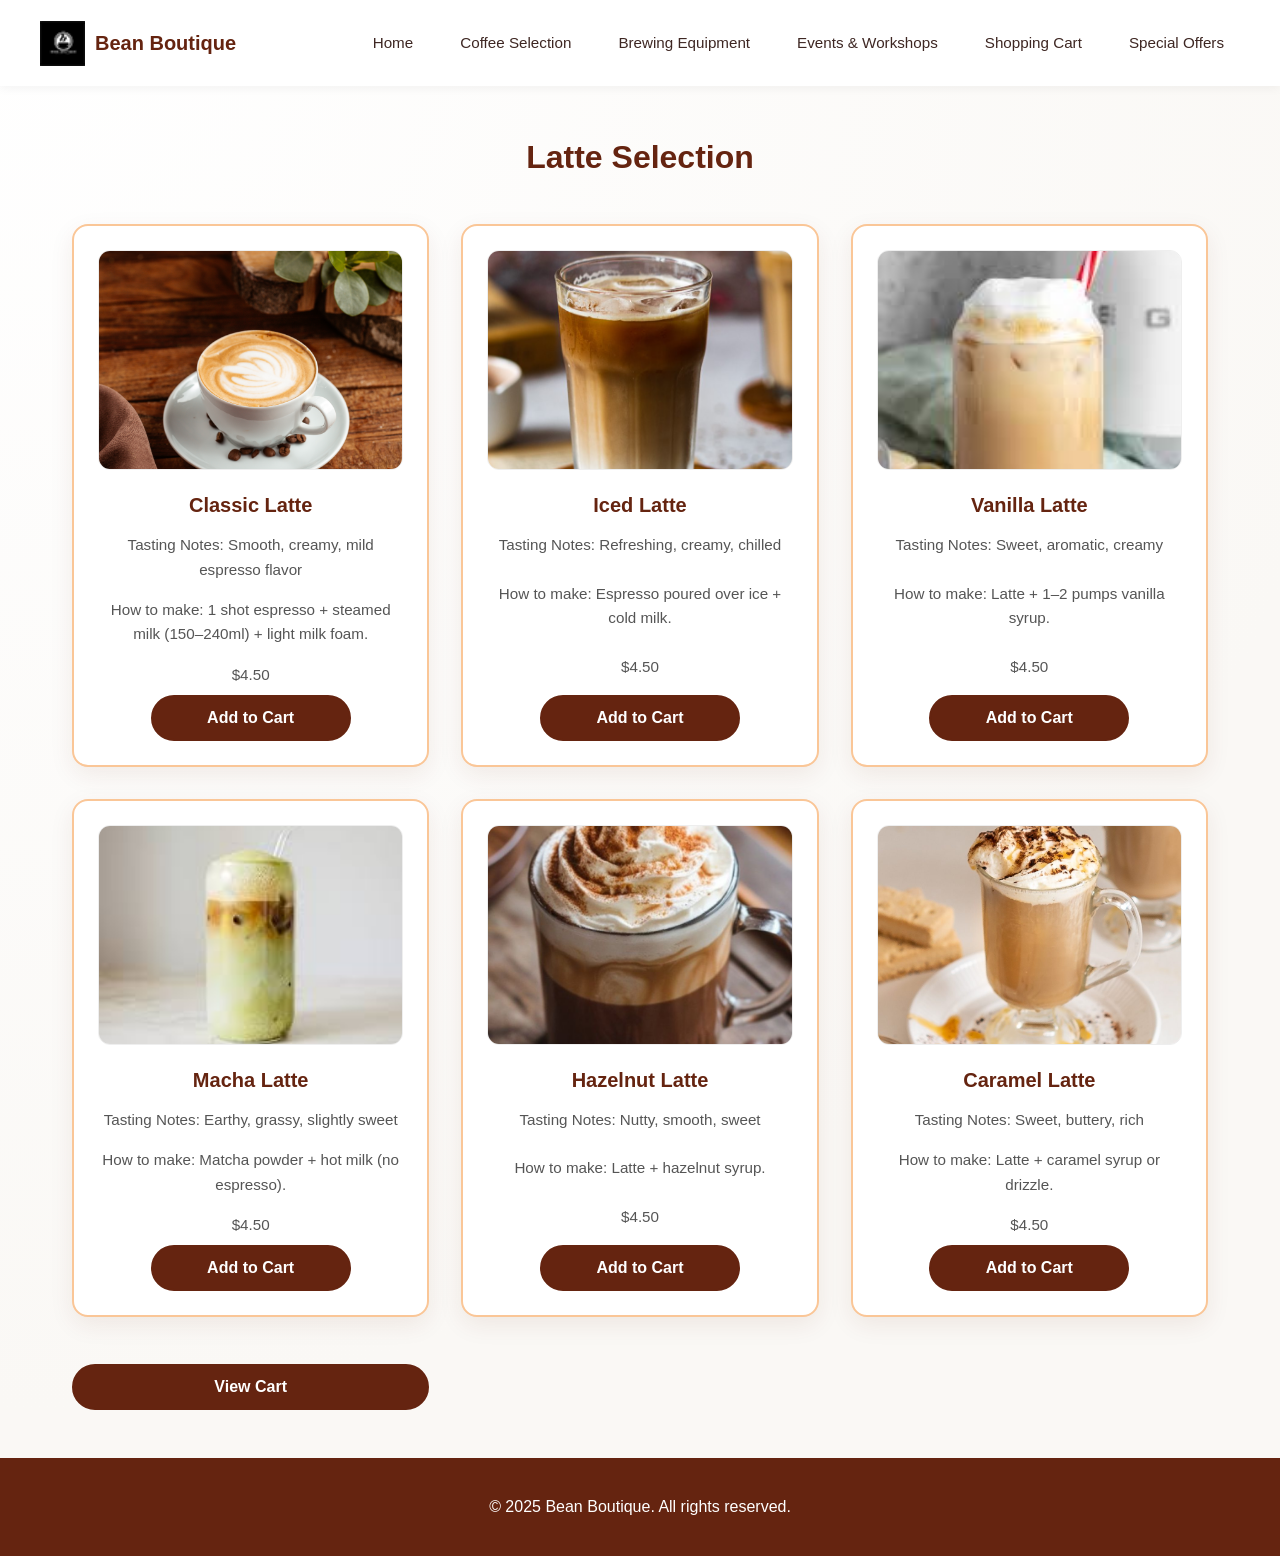
<file: Latte.html>
<!doctype html>
<html lang="en">
  <head>
    <meta charset="UTF-8" />
    <meta name="viewport" content="width=device-width, initial-scale=1.0" />
    <title>Bean Boutique - Latte</title>
    <link rel="stylesheet" href="styles.css?v=2">
    <link
      rel="shortcut icon"
      href="image/Logo/favicon(white).png"
      type="image/x-icon"
    />
  </head>
  <body>
    <nav class="navbar">
      <div class="nav-container">
        <div class="logo-container">
          <img src="image/Logo/favicon(white).png" alt="Logo" class="logo" />
          <span class="site-name">Bean Boutique</span>
        </div>
        <button class="hamburger" aria-label="Toggle navigation">
          <span></span><span></span><span></span>
        </button>
        <ul class="nav-links">
          <li><a href="index.html">Home</a></li>
          <li>
            <a href="coffeeselection.html">Coffee Selection</a>
            <ul>
              <li><a href="frenchpress.html">☕ French Press</a></li>
              <li><a href="Latte.html">☕ Latte</a></li>
              <li><a href="Americano.html">☕ Americano</a></li>
            </ul>
          </li>
          <li><a href="brewing.html">Brewing Equipment</a></li>
          <li><a href="events.html">Events & Workshops</a></li>
          <li>
            <a href="cart.html"
              >Shopping Cart <span class="cart-count">0</span></a
            >
          </li>
          <li><a href="offers.html">Special Offers</a></li>
        </ul>
      </div>
    </nav>

    <main>
      <h1>Latte Selection</h1>
      <div class="coffee-list">
        <div class="coffee-item">
          <img src="image/Latte/ClassicLatte.jpg" alt="Classic Latte" />
          <h2>Classic Latte</h2>
          <p>Tasting Notes: Smooth, creamy, mild espresso flavor</p>
          <p>
            How to make: 1 shot espresso + steamed milk (150–240ml) + light milk
            foam.
          </p>
          <p>$4.50</p>
          <button
            class="add-to-cart"
            data-name="Classic Latte"
            data-price="4.50"
          >
            Add to Cart
          </button>
        </div>
        <div class="coffee-item">
          <img src="image/Latte/Iced-latte.jpg" alt="Iced Latte" />
          <h2>Iced Latte</h2>
          <p>Tasting Notes: Refreshing, creamy, chilled</p>
          <p>How to make: Espresso poured over ice + cold milk.</p>
          <p>$4.50</p>
          <button class="add-to-cart" data-name="Iced Latte" data-price="4.50">
            Add to Cart
          </button>
        </div>
        <div class="coffee-item">
          <img src="image/Latte/Vanilla-Latte.jpg" alt="Vanilla Latte" />
          <h2>Vanilla Latte</h2>
          <p>Tasting Notes: Sweet, aromatic, creamy</p>
          <p>How to make: Latte + 1–2 pumps vanilla syrup.</p>
          <p>$4.50</p>
          <button
            class="add-to-cart"
            data-name="Vanilla Latte"
            data-price="4.50"
          >
            Add to Cart
          </button>
        </div>
        <div class="coffee-item">
          <img src="image/Latte/Macha-Latte.jpg" alt="Macha Latte" />
          <h2>Macha Latte</h2>
          <p>Tasting Notes: Earthy, grassy, slightly sweet</p>
          <p>How to make: Matcha powder + hot milk (no espresso).</p>
          <p>$4.50</p>
          <button class="add-to-cart" data-name="Macha Latte" data-price="4.50">
            Add to Cart
          </button>
        </div>
        <div class="coffee-item">
          <img src="image/Latte/Hazelut-Latte.jpg" alt="Hazelnut Latte" />
          <h2>Hazelnut Latte</h2>
          <p>Tasting Notes: Nutty, smooth, sweet</p>
          <p>How to make: Latte + hazelnut syrup.</p>
          <p>$4.50</p>
          <button
            class="add-to-cart"
            data-name="Hazelnut Latte"
            data-price="4.50"
          >
            Add to Cart
          </button>
        </div>
        <div class="coffee-item">
          <img src="image/Latte/Caramel-coffee.jpg" alt="Caramel Latte" />
          <h2>Caramel Latte</h2>
          <p>Tasting Notes: Sweet, buttery, rich</p>
          <p>How to make: Latte + caramel syrup or drizzle.</p>
          <p>$4.50</p>
          <button
            class="add-to-cart"
            data-name="Caramel Latte"
            data-price="4.50"
          >
            Add to Cart
          </button>
        </div>
        <a href="cart.html" class="view-cart">View Cart</a>
      </div>
    </main>

    <footer>
      <p>&copy; 2025 Bean Boutique. All rights reserved.</p>
    </footer>
    <div class="gradient-circle-background"></div>
    <script src="cart.js"></script>
    <script src="scripts.js"></script>
  </body>
</html>
</file>
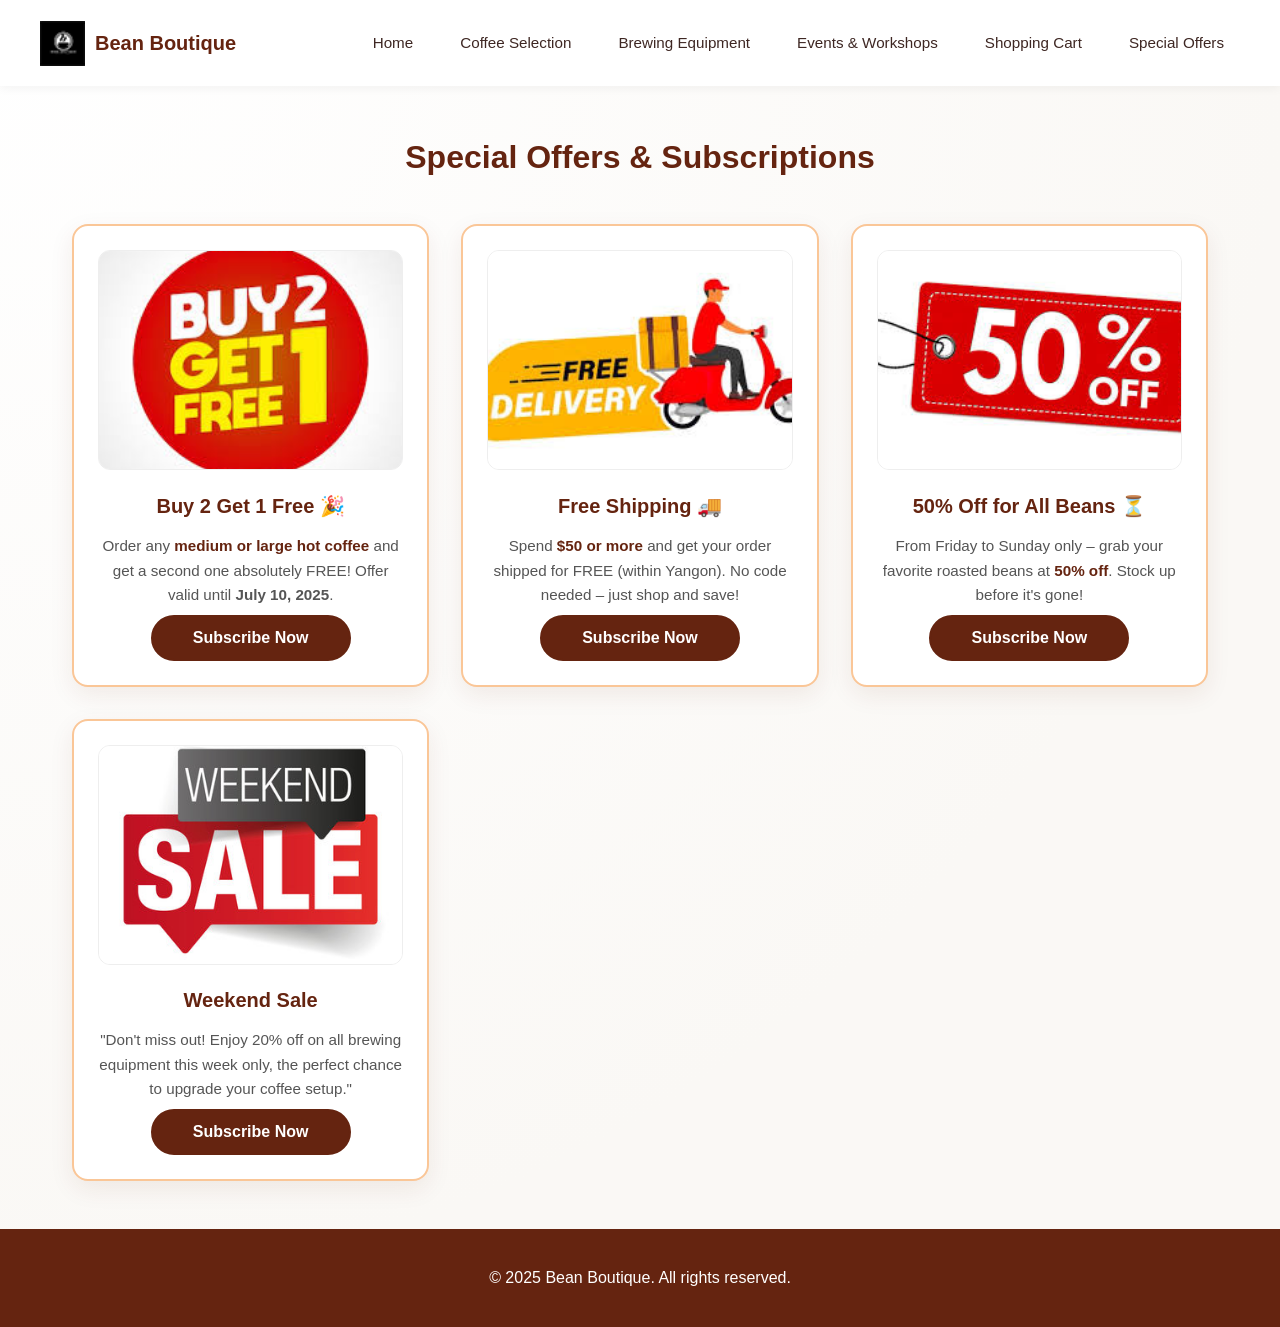
<file: offers.html>
<!doctype html>
<html lang="en">
  <head>
    <meta charset="UTF-8" />
    <meta name="viewport" content="width=device-width, initial-scale=1.0" />
    <title>Bean Boutique - Special Offers</title>
   <link rel="stylesheet" href="styles.css?v=2">
    <link
      rel="shortcut icon"
      href="image/Logo/favicon(white).png"
      type="image/x-icon"
    />
  </head>
  <body>
    <nav class="navbar">
      <div class="nav-container">
        <div class="logo-container">
          <img src="image/Logo/favicon(white).png" alt="Logo" class="logo" />
          <span class="site-name">Bean Boutique</span>
        </div>
        <button class="hamburger" aria-label="Toggle navigation">
          <span></span><span></span><span></span>
        </button>
        <ul class="nav-links">
          <li><a href="index.html">Home</a></li>
          <li>
            <a href="coffeeselection.html">Coffee Selection</a>
            <ul>
              <li><a href="frenchpress.html">☕ French Press</a></li>
              <li><a href="Latte.html">☕ Latte</a></li>
              <li><a href="Americano.html">☕ Americano</a></li>
            </ul>
          </li>
          <li><a href="brewing.html">Brewing Equipment</a></li>
          <li><a href="events.html">Events & Workshops</a></li>
          <li>
            <a href="cart.html"
              >Shopping Cart <span class="cart-count">0</span></a
            >
          </li>
          <li><a href="offers.html">Special Offers</a></li>
        </ul>
      </div>
    </nav>

    <main>
      <h1>Special Offers & Subscriptions</h1>
      <div class="offer">
        <div class="offer-item">
          <img src="image/offer/Buy2-get1.jpg" alt="Buy 2 Get 1 Coffee" />
          <h2>Buy 2 Get 1 Free 🎉</h2>
          <p>
            Order any
            <span style="color: var(--primary-color); font-weight: bold"
              >medium or large hot coffee</span
            >
            and get a second one absolutely FREE! Offer valid until
            <strong>July 10, 2025</strong>.
          </p>
          <button class="design">Subscribe Now</button>
        </div>

        <div class="offer-item">
          <img src="image/offer/free-delivery.jpg" alt="Free Delivery" />
          <h2>Free Shipping 🚚</h2>
          <p>
            Spend
            <span style="color: var(--primary-color); font-weight: bold"
              >$50 or more</span
            >
            and get your order shipped for FREE (within Yangon). No code needed
            – just shop and save!
          </p>
          <button class="design">Subscribe Now</button>
        </div>

        <div class="offer-item">
          <img src="image/offer/50%-OFF.jpg" alt="50% OFF" />
          <h2>50% Off for All Beans ⏳</h2>
          <p>
            From Friday to Sunday only – grab your favorite roasted beans at
            <span style="color: var(--primary-color); font-weight: bold"
              >50% off</span
            >. Stock up before it's gone!
          </p>
          <button class="design">Subscribe Now</button>
        </div>

        <div class="offer-item">
          <img src="image/offer/Weekend-sale.jpg" alt="Weekend Sale" />
          <h2>Weekend Sale</h2>
          <p>
            "Don't miss out! Enjoy 20% off on all brewing equipment this week
            only, the perfect chance to upgrade your coffee setup."
          </p>
          <button class="design">Subscribe Now</button>
        </div>
      </div>
    </main>

    <footer>
      <p>&copy; 2025 Bean Boutique. All rights reserved.</p>
    </footer>
    <div class="gradient-circle-background"></div>
    <script src="scripts.js"></script>
  </body>
</html>
</file>
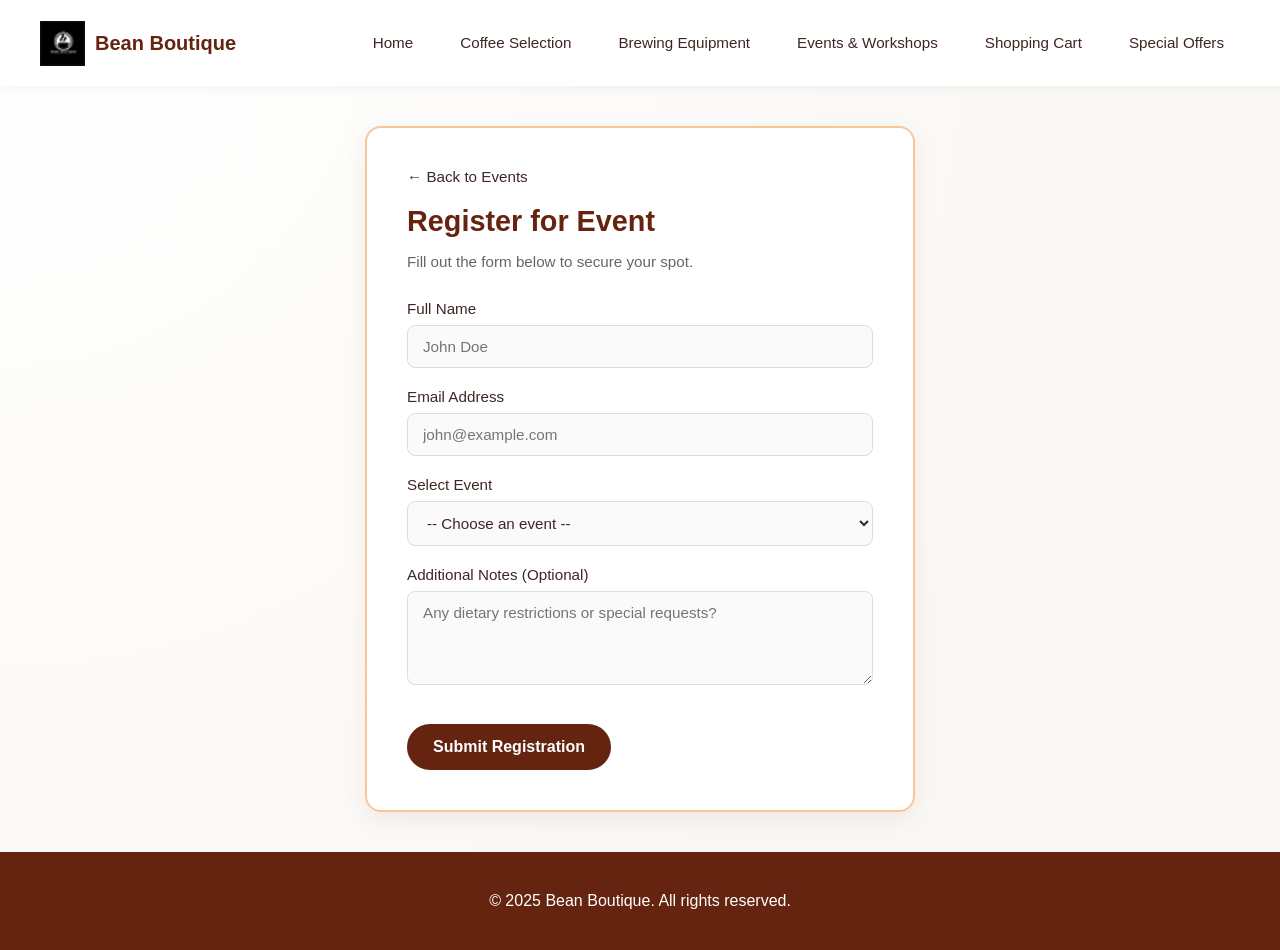
<file: registration.html>
<!doctype html>
<html lang="en">
  <head>
    <meta charset="UTF-8" />
    <meta name="viewport" content="width=device-width, initial-scale=1.0" />
    <title>Register - Bean Boutique</title>
    <link rel="stylesheet" href="styles.css?v=2">
    <link
      rel="shortcut icon"
      href="image/Logo/favicon(white).png"
      type="image/x-icon"
    />
  </head>
  <body>
    <!-- Navigation Bar -->
    <nav class="navbar">
      <div class="nav-container">
        <div class="logo-container">
          <img src="image/Logo/favicon(white).png" alt="Logo" class="logo" />
          <span class="site-name">Bean Boutique</span>
        </div>

        <button class="hamburger" aria-label="Toggle navigation">
          <span></span>
          <span></span>
          <span></span>
        </button>

        <ul class="nav-links">
          <li><a href="index.html">Home</a></li>
          <li>
            <a href="coffeeselection.html">Coffee Selection</a>
            <ul>
              <li><a href="frenchpress.html">French Press</a></li>
              <li><a href="Latte.html">Latte</a></li>
              <li><a href="Americano.html">Americano</a></li>
            </ul>
          </li>
          <li><a href="brewing.html">Brewing Equipment</a></li>
          <li><a href="events.html">Events & Workshops</a></li>
          <li>
            <a href="cart.html"
              >Shopping Cart <span class="cart-count">0</span></a
            >
          </li>
          <li><a href="offers.html">Special Offers</a></li>
        </ul>
      </div>
    </nav>

    <!-- Main Content -->
    <main class="registration-wrapper">
      <div class="form-card">
        <!-- Back Button -->
        <a href="events.html" class="back-link">← Back to Events</a>

        <h2>Register for Event</h2>
        <p class="form-subtitle">
          Fill out the form below to secure your spot.
        </p>

        <form
          action="submit_form.php"
          method="POST"
          onsubmit="
            event.preventDefault();
            alert('Registration submitted successfully!');
            window.location.href = 'events.html';
          "
        >
          <div class="form-group">
            <label for="name">Full Name</label>
            <input
              type="text"
              id="name"
              name="name"
              placeholder="John Doe"
              required
            />
          </div>

          <div class="form-group">
            <label for="email">Email Address</label>
            <input
              type="email"
              id="email"
              name="email"
              placeholder="john@example.com"
              required
            />
          </div>

          <div class="form-group">
            <label for="event">Select Event</label>
            <select id="event" name="event" required>
              <option value="" disabled selected>-- Choose an event --</option>
              <option value="coffee_tasting">Coffee Tasting Session</option>
              <option value="brewing_masterclass">Brewing Masterclass</option>
            </select>
          </div>

          <div class="form-group">
            <label for="message">Additional Notes (Optional)</label>
            <textarea
              id="message"
              name="message"
              rows="4"
              placeholder="Any dietary restrictions or special requests?"
            ></textarea>
          </div>

          <button type="submit" class="submit-button">
            Submit Registration
          </button>
        </form>
      </div>
    </main>

    <!-- Footer -->
    <footer>
      <p>&copy; 2025 Bean Boutique. All rights reserved.</p>
    </footer>

    <script src="scripts.js"></script>
  </body>
</html>
</file>
<file: styles.css>
/* styles.css */
:root {
  --primary-color: #652410;
  --secondary-color: #fac697;
  --accent-color: #a47149;
  --text-dark: #3e2723;
  --text-light: #ffffff;
  --bg-color: #faf8f5;
  --card-shadow: 0 8px 24px rgba(101, 36, 16, 0.08);
  --card-hover-shadow: 0 12px 32px rgba(101, 36, 16, 0.15);
  --transition: all 0.3s ease;
}

* {
  box-sizing: border-box;
}

body {
  font-family: 'Poppins', sans-serif;
  margin: 0;
  padding: 0;
  background-color: var(--bg-color);
  background: radial-gradient(circle at top left, #ffffff, var(--bg-color) 70%);
  color: var(--text-dark);
  display: flex;
  flex-direction: column;
  min-height: 100vh;
}

/* NAVIGATION BAR */
.navbar {
  position: sticky;
  top: 0;
  width: 100%;
  background: #ffffff;
  padding: 0.5rem 1rem;
  box-shadow: 0 2px 10px rgba(0, 0, 0, 0.05);
  z-index: 1000;
}

.nav-container {
  max-width: 1200px;
  margin: 0 auto;
  display: flex;
  justify-content: space-between;
  align-items: center;
  height: 70px;
}

.logo-container {
  display: flex;
  align-items: center;
  gap: 10px;
}

.logo {
  width: 45px;
  height: 45px;
  object-fit: contain;
  filter: invert(1);
}

.site-name {
  font-size: 1.25rem;
  font-weight: 600;
  color: var(--primary-color);
}

.nav-links {
  list-style: none;
  padding: 0;
  margin: 0;
  display: flex;
  gap: 15px;
  align-items: center;
}

.nav-links>li>a {
  color: var(--text-dark);
  text-decoration: none;
  padding: 8px 16px;
  border-radius: 8px;
  transition: var(--transition);
  font-weight: 500;
  font-size: 0.95rem;
}

.nav-links>li>a:hover {
  background-color: var(--bg-color);
  color: var(--primary-color);
}

.cart-count {
  background-color: var(--primary-color);
  color: white;
  border-radius: 50%;
  padding: 2px 8px;
  font-size: 0.75rem;
  margin-left: 5px;
  display: none;
}

/* DESKTOP DROPDOWN */
.nav-links li {
  position: relative;
}

.nav-links li ul {
  display: block;
  opacity: 0;
  visibility: hidden;
  position: absolute;
  top: 120%;
  left: 50%;
  transform: translateX(-50%) translateY(10px);
  background: #ffffff;
  padding: 8px;
  border-radius: 12px;
  list-style: none;
  min-width: 200px;
  box-shadow: 0 10px 30px rgba(0, 0, 0, 0.08);
  border: 1px solid #f0f0f0;
  transition: all 0.3s cubic-bezier(0.175, 0.885, 0.32, 1.275);
  z-index: 1001;
}

.nav-links li:hover ul {
  opacity: 1;
  visibility: visible;
  top: 100%;
  transform: translateX(-50%) translateY(0);
}

.nav-links li ul li a {
  display: block;
  padding: 12px 16px;
  font-size: 0.95rem;
  color: var(--text-dark);
  border-radius: 8px;
  transition: all 0.2s ease;
  font-weight: 500;
  text-decoration: none;
}

.nav-links li ul li a:hover {
  background-color: var(--bg-color);
  color: var(--primary-color);
  padding-left: 22px;
}

.hamburger {
  display: none;
  flex-direction: column;
  gap: 5px;
  cursor: pointer;
  background: none;
  border: none;
}

.hamburger span {
  display: block;
  width: 25px;
  height: 3px;
  background-color: var(--primary-color);
  border-radius: 3px;
  transition: var(--transition);
}

/* MAIN CONTENT */
main {
  flex: 1;
  padding: 2rem;
  max-width: 1200px;
  margin: 0 auto;
  width: 100%;
}

h1 {
  text-align: center;
  color: var(--primary-color);
  margin-bottom: 2rem;
}

/* SLIDESHOW */
.slideshow {
  width: 100%;
  max-width: 1000px;
  height: 450px;
  margin: 20px auto;
  border-radius: 20px;
  overflow: hidden;
  position: relative;
  box-shadow: var(--card-shadow);
  border: 2px solid var(--secondary-color);
}

.slideshow img {
  width: 100%;
  height: 100%;
  object-fit: cover;
  position: absolute;
  top: 0;
  left: 0;
  opacity: 0;
  transition: opacity 0.8s ease-in-out;
}

.slideshow img.active {
  opacity: 1;
}

/* MUSIC & TAPE */
.music-btn {
  display: flex;
  align-items: center;
  gap: 8px;
  background: #ffffff;
  color: var(--primary-color);
  border: 2px solid var(--primary-color);
  border-radius: 30px;
  padding: 10px 20px;
  font-size: 0.95rem;
  font-weight: 600;
  cursor: pointer;
  transition: var(--transition);
  margin: 0 auto 20px auto;
}

.music-btn:hover {
  background: var(--primary-color);
  color: #ffffff;
}

.cassette-tape {
  position: fixed;
  top: 90px;
  left: 20px;
  width: 70px;
  height: 70px;
  background: #fff;
  border-radius: 16px;
  box-shadow: var(--card-shadow);
  border: 2px solid var(--secondary-color);
  display: flex;
  justify-content: center;
  align-items: center;
  z-index: 1500;
  opacity: 0;
  transform: translateX(-20px);
  transition: all 0.4s cubic-bezier(0.175, 0.885, 0.32, 1.275);
  pointer-events: none;
}

.cassette-tape.show {
  opacity: 1;
  transform: translateX(0);
}

.tape-body {
  width: 50px;
  height: 35px;
  background: var(--primary-color);
  border-radius: 6px;
  position: relative;
  display: flex;
  justify-content: space-around;
  align-items: center;
  padding: 0 5px;
}

.reel {
  width: 16px;
  height: 16px;
  background: #fff;
  border-radius: 50%;
  position: relative;
}

.reel::after {
  content: '';
  position: absolute;
  top: 50%;
  left: 50%;
  transform: translate(-50%, -50%);
  width: 6px;
  height: 6px;
  background: var(--primary-color);
  border-radius: 50%;
}

.cassette-tape.show .reel {
  animation: spin 2s linear infinite;
}

.cassette-tape.show .reel:last-child {
  animation-direction: reverse;
}

@keyframes spin {
  100% {
    transform: rotate(360deg);
  }
}

/* CARDS & GRIDS */
.features-grid {
  display: grid;
  grid-template-columns: repeat(auto-fit, minmax(250px, 1fr));
  gap: 20px;
  margin-top: 40px;
}

.feature-card {
  padding: 30px;
  background: #ffffff;
  border-radius: 16px;
  border: 2px solid var(--secondary-color);
  box-shadow: var(--card-shadow);
  transition: var(--transition);
  display: flex;
  flex-direction: column;
}

.feature-card:hover {
  border-color: var(--primary-color);
  transform: translateY(-5px);
  box-shadow: var(--card-hover-shadow);
}

.feature-card h2 {
  color: var(--primary-color);
  margin-top: 0;
  font-size: 1.25rem;
}

.feature-card p {
  color: #666;
  flex-grow: 1;
  margin-bottom: 20px;
  font-size: 0.95rem;
  line-height: 1.5;
}

.feature-card .view-cart {
  align-self: flex-start;
  margin-top: auto;
  padding: 10px 20px;
  font-size: 0.9rem;
}

.coffee-list,
.equipment-list,
.event-list,
.offer {
  display: grid;
  grid-template-columns: repeat(auto-fit, minmax(300px, 1fr));
  gap: 2rem;
  justify-content: center;
  padding: 1rem 0;
}

.coffee-item,
.equipment-item,
.event-item,
.offer-item {
  background: #ffffff;
  border-radius: 16px;
  padding: 1.5rem;
  text-align: center;
  box-shadow: var(--card-shadow);
  transition: var(--transition);
  display: flex;
  flex-direction: column;
  align-items: center;
  border: 2px solid var(--secondary-color);
}

.coffee-item:hover,
.equipment-item:hover,
.event-item:hover,
.offer-item:hover {
  transform: translateY(-6px);
  box-shadow: var(--card-hover-shadow);
  border-color: var(--primary-color);
}

.coffee-item img,
.equipment-item img,
.offer-item img {
  width: 100%;
  height: 220px;
  object-fit: cover;
  border-radius: 12px;
  margin-bottom: 1rem;
  border: 1px solid #eee;
}

.coffee-item h2,
.equipment-item h2,
.event-item h2,
.offer-item h2 {
  color: var(--primary-color);
  font-size: 1.25rem;
  margin: 0.5rem 0;
}

.coffee-item p,
.equipment-item p,
.event-item p,
.offer-item p {
  color: #555;
  font-size: 0.95rem;
  line-height: 1.6;
  margin: 0.5rem 0;
  flex-grow: 1;
}

.equipment-item iframe {
  width: 100%;
  height: 200px;
  border-radius: 12px;
  margin-top: 15px;
  border: 2px solid var(--secondary-color);
}

/* BUTTONS */
.add-to-cart,
.view-cart,
.back-button,
.checkout-button,
.register-button,
.design,
.submit-button {
  padding: 12px 24px;
  background: var(--primary-color);
  color: var(--text-light);
  border: 2px solid var(--primary-color);
  border-radius: 30px;
  font-weight: 600;
  cursor: pointer;
  text-decoration: none;
  transition: var(--transition);
  display: inline-block;
  margin-top: 15px;
  text-align: center;
  font-size: 1rem;
}

.add-to-cart:hover,
.view-cart:hover,
.back-button:hover,
.checkout-button:hover,
.register-button:hover,
.design:hover,
.submit-button:hover {
  background: #ffffff;
  color: var(--primary-color);
  transform: translateY(-2px);
  box-shadow: 0 4px 12px rgba(101, 36, 16, 0.2);
}

.coffee-item .add-to-cart,
.equipment-item .add-to-cart,
.event-item .register-button,
.offer-item .design {
  margin-top: auto;
  width: 100%;
  max-width: 200px;
}

/* TABLES & FOOTER */
table {
  width: 100%;
  border-collapse: collapse;
  margin-top: 20px;
  background: #fff;
  border-radius: 12px;
  overflow: hidden;
  box-shadow: var(--card-shadow);
  border: 2px solid var(--secondary-color);
}

th,
td {
  padding: 15px;
  text-align: center;
  border-bottom: 1px solid #eee;
}

th {
  background-color: var(--secondary-color);
  color: var(--primary-color);
  font-weight: 600;
}

.cart-buttons {
  margin-top: 20px;
  display: flex;
  gap: 20px;
  justify-content: space-between;
}

footer {
  background: var(--primary-color);
  color: var(--text-light);
  text-align: center;
  padding: 1.5rem;
  margin-top: auto;
}

/* MODAL */
.modal {
  display: none;
  position: fixed;
  top: 0;
  left: 0;
  width: 100%;
  height: 100%;
  background: rgba(0, 0, 0, 0.6);
  z-index: 2000;
  align-items: center;
  justify-content: center;
}

.modal-content {
  background: #ffffff;
  padding: 40px 30px;
  width: 90%;
  max-width: 450px;
  border-radius: 16px;
  position: relative;
  box-shadow: 0 20px 40px rgba(0, 0, 0, 0.2);
  border: 2px solid var(--secondary-color);
  text-align: center;
  animation: popIn 0.3s cubic-bezier(0.175, 0.885, 0.32, 1.275);
}

@keyframes popIn {
  from {
    opacity: 0;
    transform: scale(0.9);
  }

  to {
    opacity: 1;
    transform: scale(1);
  }
}

.close {
  position: absolute;
  top: 15px;
  right: 20px;
  font-size: 28px;
  font-weight: bold;
  color: #999;
  cursor: pointer;
  transition: var(--transition);
}

.close:hover {
  color: var(--primary-color);
  transform: scale(1.1);
}

.modal-input {
  width: 100%;
  padding: 14px 15px;
  margin-bottom: 15px;
  border: 1px solid #ccc;
  border-radius: 8px;
  font-size: 1rem;
  font-family: inherit;
  background-color: #fafafa;
  transition: var(--transition);
}

.modal-input:focus {
  outline: none;
  border-color: var(--primary-color);
  background-color: #ffffff;
  box-shadow: 0 0 0 3px rgba(101, 36, 16, 0.1);
}

/* REGISTRATION */
.registration-wrapper {
  display: flex;
  justify-content: center;
  align-items: center;
  padding: 40px 20px;
  flex: 1;
}

.form-card {
  background: #ffffff;
  border-radius: 16px;
  border: 2px solid var(--secondary-color);
  box-shadow: var(--card-shadow);
  padding: 40px;
  width: 100%;
  max-width: 550px;
  transition: var(--transition);
}

.form-card:hover {
  box-shadow: var(--card-hover-shadow);
}

.back-link {
  display: inline-block;
  margin-bottom: 20px;
  color: var(--text-dark);
  text-decoration: none;
  font-weight: 500;
  font-size: 0.95rem;
  transition: var(--transition);
}

.back-link:hover {
  color: var(--primary-color);
  transform: translateX(-3px);
}

.form-card h2 {
  color: var(--primary-color);
  margin-top: 0;
  margin-bottom: 5px;
  font-size: 1.8rem;
}

.form-subtitle {
  color: #666;
  margin-bottom: 30px;
  font-size: 0.95rem;
}

.form-group {
  margin-bottom: 20px;
}

.form-group label {
  display: block;
  margin-bottom: 8px;
  font-weight: 500;
  color: var(--text-dark);
  font-size: 0.95rem;
}

.form-group input,
.form-group select,
.form-group textarea {
  width: 100%;
  padding: 12px 15px;
  border: 1px solid #ddd;
  border-radius: 8px;
  font-size: 0.95rem;
  font-family: inherit;
  background-color: #fafafa;
  transition: var(--transition);
  color: var(--text-dark);
}

.form-group input:focus,
.form-group select:focus,
.form-group textarea:focus {
  border-color: var(--primary-color);
  background-color: #ffffff;
  outline: none;
  box-shadow: 0 0 0 3px rgba(101, 36, 16, 0.1);
}

/* =========================================
   MOBILE MENU FIX (CRITICAL UPDATE)
   ========================================= */
@media (max-width: 768px) {
  .hamburger {
    display: flex;
  }

  .hamburger.active span:nth-child(1) {
    transform: translateY(8px) rotate(45deg);
  }

  .hamburger.active span:nth-child(2) {
    opacity: 0;
  }

  .hamburger.active span:nth-child(3) {
    transform: translateY(-8px) rotate(-45deg);
  }

  .nav-links {
    display: none;
    flex-direction: column;
    position: absolute;
    top: 70px;
    left: 0;
    width: 100%;
    background: #ffffff;
    padding: 0;
    box-shadow: 0 15px 30px rgba(0, 0, 0, 0.15);
    border-top: 1px solid #f0f0f0;
    border-bottom: 3px solid var(--secondary-color);
    z-index: 999;
  }

  .nav-links.active {
    display: flex;
  }

  .nav-links>li {
    width: 100%;
  }

  .nav-links>li>a {
    display: block;
    width: 100%;
    padding: 15px 25px;
    font-size: 1.05rem;
    color: var(--text-dark);
    text-align: left;
    border-bottom: 1px solid #f5f5f5;
    border-radius: 0;
    font-weight: 500;
    background: #ffffff;
  }

  .nav-links>li>a:hover,
  .nav-links>li>a:active {
    background-color: var(--bg-color);
    color: var(--primary-color);
    padding-left: 32px;
  }

  /* Mobile Dropdown Container */
  .nav-links li ul {
    position: static;
    display: none;
    opacity: 1;
    visibility: visible;
    transform: none;
    box-shadow: none;
    border: none;
    padding: 0;
    background: #fafafa;
    width: 100%;
  }

  /* Show only when 'open' class is added by JS */
  .nav-links li.open ul {
    display: block;
  }

  .nav-links li ul li {
    width: 100%;
  }

  /* Force text to be visible (Dark) */
  .nav-links li ul li a {
    display: block;
    padding: 12px 25px 12px 45px;
    font-size: 0.95rem;
    color: var(--text-dark) !important;
    /* This fixes the white text bug */
    border-bottom: 1px solid #eee;
    font-weight: 400;
    background: #fafafa;
  }

  .nav-links li ul li a:hover,
  .nav-links li ul li a:active {
    color: var(--primary-color) !important;
    background-color: #ffffff;
    padding-left: 52px;
  }

  .slideshow {
    height: 250px;
  }

  .coffee-list,
  .equipment-list,
  .event-list,
  .offer {
    grid-template-columns: 1fr;
  }

  .cart-buttons {
    flex-direction: column;
  }
}
/* Add this to the very bottom of styles.css */

/* Only apply hover effects on devices with a mouse */
@media (hover: hover) {
  .nav-links li ul li a:hover {
    color: var(--primary-color) !important;
    background-color: #ffffff;
    padding-left: 22px;
  }
}

@media (max-width: 768px) {
  .nav-links li ul li a {
    color: #3e2723 !important; /* Force dark text */
    background: #fafafa;
  }
  
  .nav-links li ul li a:active {
    color: #652410 !important; /* Dark brown when tapped */
    background-color: #ffffff;
  }
}
</file>
